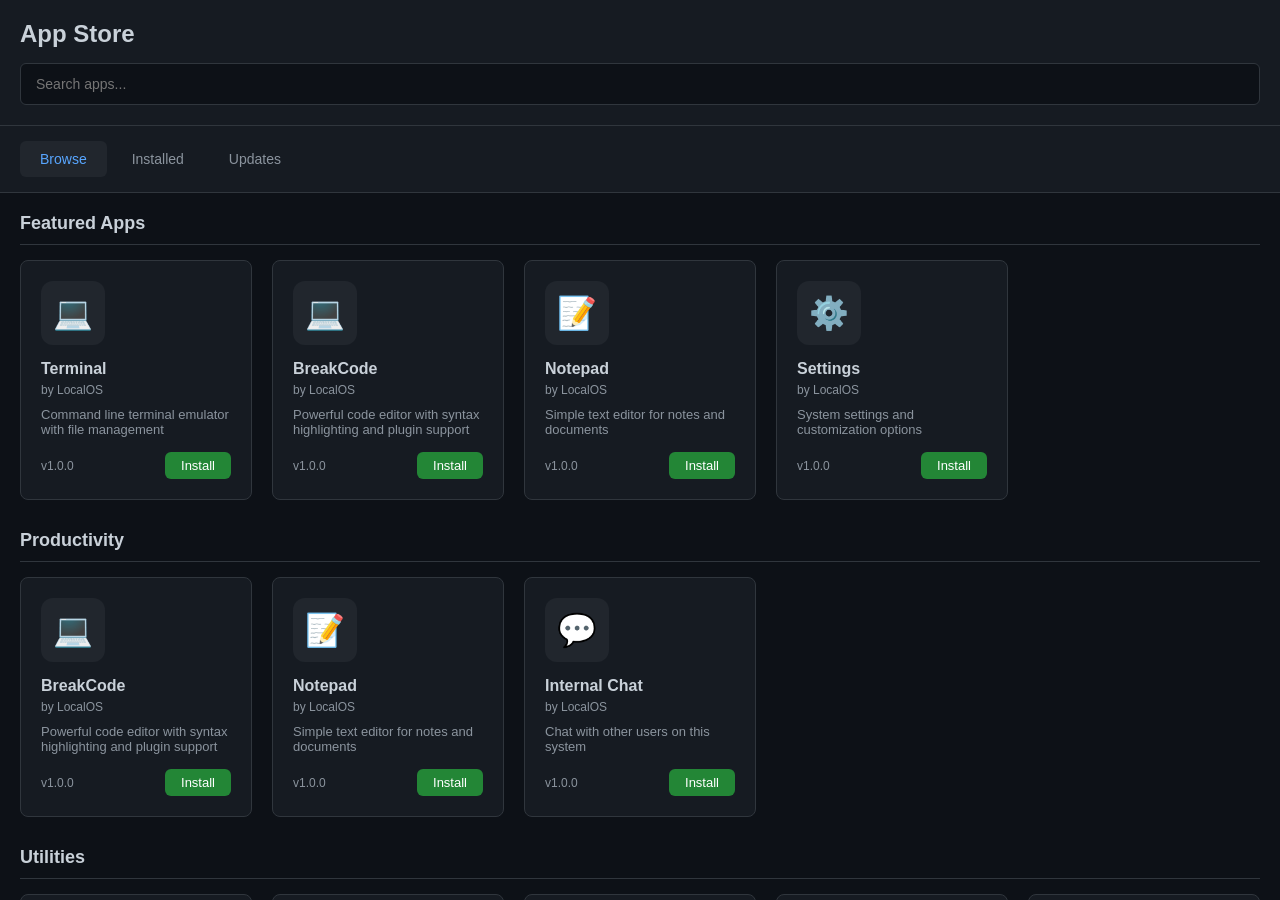
<file: system/programs/appstore/index.html>
<!DOCTYPE html>
<html lang="en">
<head>
  <meta charset="UTF-8">
  <meta name="viewport" content="width=device-width, initial-scale=1.0">
  <title>App Store - LocalOS</title>
  <style>
    * { box-sizing: border-box; }
    body {
      margin: 0;
      padding: 0;
      background: #0d1117;
      color: #c9d1d9;
      font-family: -apple-system, BlinkMacSystemFont, 'Segoe UI', sans-serif;
      height: 100vh;
      display: flex;
      flex-direction: column;
    }
    .header {
      padding: 20px;
      background: #161b22;
      border-bottom: 1px solid #30363d;
    }
    .header h1 { margin: 0 0 15px 0; font-size: 24px; }
    .search-bar {
      display: flex;
      gap: 10px;
    }
    .search-bar input {
      flex: 1;
      padding: 12px 15px;
      background: #0d1117;
      border: 1px solid #30363d;
      border-radius: 6px;
      color: #c9d1d9;
      font-size: 14px;
    }
    .search-bar input:focus {
      outline: none;
      border-color: #58a6ff;
    }
    .tabs {
      display: flex;
      gap: 5px;
      padding: 15px 20px;
      background: #161b22;
      border-bottom: 1px solid #30363d;
    }
    .tab {
      padding: 10px 20px;
      background: transparent;
      border: none;
      color: #8b949e;
      cursor: pointer;
      border-radius: 6px;
      font-size: 14px;
    }
    .tab.active {
      background: #21262d;
      color: #58a6ff;
    }
    .tab:hover:not(.active) { color: #c9d1d9; }
    .content {
      flex: 1;
      padding: 20px;
      overflow-y: auto;
    }
    .apps-grid {
      display: grid;
      grid-template-columns: repeat(auto-fill, minmax(200px, 1fr));
      gap: 20px;
    }
    .app-card {
      background: #161b22;
      border: 1px solid #30363d;
      border-radius: 8px;
      padding: 20px;
      cursor: pointer;
      transition: all 0.2s;
    }
    .app-card:hover {
      border-color: #58a6ff;
      transform: translateY(-2px);
    }
    .app-card.installed {
      border-color: #3fb950;
    }
    .app-icon {
      width: 64px;
      height: 64px;
      background: #21262d;
      border-radius: 12px;
      display: flex;
      align-items: center;
      justify-content: center;
      font-size: 32px;
      margin-bottom: 15px;
    }
    .app-name {
      font-size: 16px;
      font-weight: 600;
      margin-bottom: 5px;
    }
    .app-author {
      font-size: 12px;
      color: #8b949e;
      margin-bottom: 10px;
    }
    .app-desc {
      font-size: 13px;
      color: #8b949e;
      margin-bottom: 15px;
      display: -webkit-box;
      -webkit-line-clamp: 2;
      -webkit-box-orient: vertical;
      overflow: hidden;
    }
    .app-meta {
      display: flex;
      justify-content: space-between;
      align-items: center;
    }
    .app-version {
      font-size: 12px;
      color: #8b949e;
    }
    .app-btn {
      padding: 6px 16px;
      border-radius: 6px;
      border: none;
      cursor: pointer;
      font-size: 13px;
    }
    .app-btn.install {
      background: #238636;
      color: white;
    }
    .app-btn.install:hover { background: #2ea043; }
    .app-btn.installed {
      background: #21262d;
      color: #8b949e;
    }
    .app-btn.open {
      background: #58a6ff;
      color: white;
    }
    .category-section {
      margin-bottom: 30px;
    }
    .category-title {
      font-size: 18px;
      font-weight: 600;
      margin-bottom: 15px;
      padding-bottom: 10px;
      border-bottom: 1px solid #30363d;
    }
    .installed-apps {
      padding: 15px;
      background: #161b22;
      border-radius: 8px;
      margin-bottom: 20px;
    }
    .installed-item {
      display: flex;
      align-items: center;
      justify-content: space-between;
      padding: 12px;
      border-bottom: 1px solid #30363d;
    }
    .installed-item:last-child { border-bottom: none; }
    .installed-info {
      display: flex;
      align-items: center;
      gap: 15px;
    }
    .installed-icon {
      width: 40px;
      height: 40px;
      background: #21262d;
      border-radius: 8px;
      display: flex;
      align-items: center;
      justify-content: center;
      font-size: 20px;
    }
    .modal {
      display: none;
      position: fixed;
      top: 0;
      left: 0;
      right: 0;
      bottom: 0;
      background: rgba(0,0,0,0.7);
      justify-content: center;
      align-items: center;
      z-index: 1000;
    }
    .modal.active { display: flex; }
    .modal-content {
      background: #161b22;
      border: 1px solid #30363d;
      border-radius: 12px;
      width: 500px;
      max-width: 90%;
      max-height: 80vh;
      overflow-y: auto;
    }
    .modal-header {
      padding: 20px;
      border-bottom: 1px solid #30363d;
      display: flex;
      justify-content: space-between;
      align-items: center;
    }
    .modal-close {
      background: none;
      border: none;
      color: #8b949e;
      font-size: 24px;
      cursor: pointer;
    }
    .modal-body {
      padding: 20px;
    }
    .app-detail-icon {
      width: 80px;
      height: 80px;
      background: #21262d;
      border-radius: 16px;
      display: flex;
      align-items: center;
      justify-content: center;
      font-size: 40px;
      margin: 0 auto 20px;
    }
    .app-detail-title {
      text-align: center;
      font-size: 24px;
      margin-bottom: 5px;
    }
    .app-detail-author {
      text-align: center;
      color: #8b949e;
      margin-bottom: 20px;
    }
    .app-detail-desc {
      color: #c9d1d9;
      line-height: 1.6;
      margin-bottom: 20px;
    }
    .app-detail-stats {
      display: flex;
      gap: 20px;
      justify-content: center;
      margin-bottom: 20px;
    }
    .stat {
      text-align: center;
    }
    .stat-value {
      font-size: 20px;
      font-weight: 600;
    }
    .stat-label {
      font-size: 12px;
      color: #8b949e;
    }
    .app-detail-actions {
      display: flex;
      gap: 10px;
      justify-content: center;
    }
  </style>
</head>
<body>
  <div class="header">
    <h1>App Store</h1>
    <div class="search-bar">
      <input type="text" id="searchInput" placeholder="Search apps..." oninput="searchApps()">
    </div>
  </div>
  
  <div class="tabs">
    <button class="tab active" onclick="showTab('browse')">Browse</button>
    <button class="tab" onclick="showTab('installed')">Installed</button>
    <button class="tab" onclick="showTab('updates')">Updates</button>
  </div>
  
  <div class="content" id="content">
    <div class="category-section">
      <div class="category-title">Featured Apps</div>
      <div class="apps-grid" id="featuredApps"></div>
    </div>
    
    <div class="category-section">
      <div class="category-title">Productivity</div>
      <div class="apps-grid" id="productivityApps"></div>
    </div>
    
    <div class="category-section">
      <div class="category-title">Utilities</div>
      <div class="apps-grid" id="utilityApps"></div>
    </div>
  </div>

  <!-- App Detail Modal -->
  <div class="modal" id="appModal">
    <div class="modal-content">
      <div class="modal-header">
        <span></span>
        <button class="modal-close" onclick="closeModal()">×</button>
      </div>
      <div class="modal-body">
        <div class="app-detail-icon" id="modalIcon">📦</div>
        <div class="app-detail-title" id="modalTitle">App Name</div>
        <div class="app-detail-author" id="modalAuthor">by Author</div>
        <div class="app-detail-desc" id="modalDesc">Description</div>
        <div class="app-detail-stats">
          <div class="stat">
            <div class="stat-value" id="modalVersion">1.0.0</div>
            <div class="stat-label">Version</div>
          </div>
          <div class="stat">
            <div class="stat-value" id="modalDownloads">0</div>
            <div class="stat-label">Downloads</div>
          </div>
        </div>
        <div class="app-detail-actions">
          <button class="app-btn install" id="modalInstallBtn" onclick="installFromModal()">Install</button>
          <button class="app-btn open" id="modalOpenBtn" onclick="openFromModal()" style="display:none;">Open</button>
        </div>
      </div>
    </div>
  </div>

  <script>
    let currentTab = 'browse';
    let selectedApp = null;
    let installedApps = JSON.parse(localStorage.getItem('installedApps') || '[]');

    const storeApps = [
      {
        id: 'terminal',
        name: 'Terminal',
        author: 'LocalOS',
        icon: '💻',
        description: 'Command line terminal emulator with file management',
        version: '1.0.0',
        downloads: 1250,
        category: 'utility',
        installed: false
      },
      {
        id: 'filemanager',
        name: 'File Manager',
        author: 'LocalOS',
        icon: '📁',
        description: 'File manager with FTP integration for remote connections',
        version: '1.0.0',
        downloads: 980,
        category: 'utility',
        installed: false
      },
      {
        id: 'breakcode',
        name: 'BreakCode',
        author: 'LocalOS',
        icon: '💻',
        description: 'Powerful code editor with syntax highlighting and plugin support',
        version: '1.0.0',
        downloads: 1500,
        category: 'productivity',
        installed: false
      },
      {
        id: 'calculator',
        name: 'Calculator',
        author: 'LocalOS',
        icon: '🔢',
        description: 'Simple calculator for basic arithmetic operations',
        version: '1.0.0',
        downloads: 800,
        category: 'utility',
        installed: false
      },
      {
        id: 'notepad',
        name: 'Notepad',
        author: 'LocalOS',
        icon: '📝',
        description: 'Simple text editor for notes and documents',
        version: '1.0.0',
        downloads: 1100,
        category: 'productivity',
        installed: false
      },
      {
        id: 'media',
        name: 'Media Player',
        author: 'LocalOS',
        icon: '🎬',
        description: 'Audio and video player with playlist support',
        version: '1.0.0',
        downloads: 750,
        category: 'utility',
        installed: false
      },
      {
        id: 'chat',
        name: 'Internal Chat',
        author: 'LocalOS',
        icon: '💬',
        description: 'Chat with other users on this system',
        version: '1.0.0',
        downloads: 600,
        category: 'productivity',
        installed: false
      },
      {
        id: 'settings',
        name: 'Settings',
        author: 'LocalOS',
        icon: '⚙️',
        description: 'System settings and customization options',
        version: '1.0.0',
        downloads: 2000,
        category: 'utility',
        installed: false
      }
    ];

    function getAppsWithStatus() {
      return storeApps.map(app => ({
        ...app,
        installed: installedApps.includes(app.id)
      }));
    }

    function renderApps() {
      const apps = getAppsWithStatus();
      
      const featured = apps.filter(a => a.downloads > 1000);
      const productivity = apps.filter(a => a.category === 'productivity');
      const utility = apps.filter(a => a.category === 'utility');
      
      document.getElementById('featuredApps').innerHTML = featured.map(renderAppCard).join('');
      document.getElementById('productivityApps').innerHTML = productivity.map(renderAppCard).join('');
      document.getElementById('utilityApps').innerHTML = utility.map(renderAppCard).join('');
    }

    function renderAppCard(app) {
      const btnText = app.installed ? 'Installed' : 'Install';
      const btnClass = app.installed ? 'installed' : 'install';
      const borderClass = app.installed ? 'installed' : '';
      
      return `
        <div class="app-card ${borderClass}" onclick="showAppDetail('${app.id}')">
          <div class="app-icon">${app.icon}</div>
          <div class="app-name">${app.name}</div>
          <div class="app-author">by ${app.author}</div>
          <div class="app-desc">${app.description}</div>
          <div class="app-meta">
            <span class="app-version">v${app.version}</span>
            <button class="app-btn ${btnClass}" onclick="event.stopPropagation(); toggleInstall('${app.id}')">${btnText}</button>
          </div>
        </div>
      `;
    }

    function showTab(tab) {
      currentTab = tab;
      document.querySelectorAll('.tab').forEach(t => t.classList.remove('active'));
      event.target.classList.add('active');
      
      const content = document.getElementById('content');
      
      if (tab === 'browse') {
        renderApps();
      } else if (tab === 'installed') {
        renderInstalledApps();
      } else if (tab === 'updates') {
        renderUpdates();
      }
    }

    function renderInstalledApps() {
      const apps = getAppsWithStatus().filter(a => a.installed);
      const content = document.getElementById('content');
      
      if (apps.length === 0) {
        content.innerHTML = '<div style="text-align:center;padding:40px;color:#8b949e;">No apps installed yet</div>';
        return;
      }
      
      content.innerHTML = `
        <div class="installed-apps">
          ${apps.map(app => `
            <div class="installed-item">
              <div class="installed-info">
                <div class="installed-icon">${app.icon}</div>
                <div>
                  <div class="app-name">${app.name}</div>
                  <div class="app-version">v${app.version}</div>
                </div>
              </div>
              <div>
                <button class="app-btn open" onclick="openApp('${app.id}')">Open</button>
                <button class="app-btn installed" onclick="uninstallApp('${app.id}')">Uninstall</button>
              </div>
            </div>
          `).join('')}
        </div>
      `;
    }

    function renderUpdates() {
      const apps = getAppsWithStatus().filter(a => a.installed);
      const content = document.getElementById('content');
      
      if (apps.length === 0) {
        content.innerHTML = '<div style="text-align:center;padding:40px;color:#8b949e;">All apps are up to date</div>';
        return;
      }
      
      content.innerHTML = `
        <div style="text-align:center;padding:40px;color:#8b949e;">
          <div style="font-size:48px;margin-bottom:20px;">✓</div>
          All apps are up to date
        </div>
      `;
    }

    function searchApps() {
      const query = document.getElementById('searchInput').value.toLowerCase();
      const apps = getAppsWithStatus().filter(app => 
        app.name.toLowerCase().includes(query) || 
        app.description.toLowerCase().includes(query)
      );
      
      const content = document.getElementById('content');
      content.innerHTML = `
        <div class="apps-grid">
          ${apps.map(renderAppCard).join('')}
        </div>
      `;
    }

    function showAppDetail(appId) {
      selectedApp = getAppsWithStatus().find(a => a.id === appId);
      if (!selectedApp) return;
      
      document.getElementById('modalIcon').textContent = selectedApp.icon;
      document.getElementById('modalTitle').textContent = selectedApp.name;
      document.getElementById('modalAuthor').textContent = 'by ' + selectedApp.author;
      document.getElementById('modalDesc').textContent = selectedApp.description;
      document.getElementById('modalVersion').textContent = selectedApp.version;
      document.getElementById('modalDownloads').textContent = selectedApp.downloads;
      
      const installBtn = document.getElementById('modalInstallBtn');
      const openBtn = document.getElementById('modalOpenBtn');
      
      if (selectedApp.installed) {
        installBtn.textContent = 'Installed';
        installBtn.className = 'app-btn installed';
        openBtn.style.display = 'block';
      } else {
        installBtn.textContent = 'Install';
        installBtn.className = 'app-btn install';
        openBtn.style.display = 'none';
      }
      
      document.getElementById('appModal').classList.add('active');
    }

    function closeModal() {
      document.getElementById('appModal').classList.remove('active');
    }

    function toggleInstall(appId) {
      const index = installedApps.indexOf(appId);
      if (index > -1) {
        installedApps.splice(index, 1);
      } else {
        installedApps.push(appId);
      }
      localStorage.setItem('installedApps', JSON.stringify(installedApps));
      
      if (currentTab === 'browse') {
        renderApps();
      } else if (currentTab === 'installed') {
        renderInstalledApps();
      }
    }

    function installFromModal() {
      if (selectedApp) {
        toggleInstall(selectedApp.id);
        showAppDetail(selectedApp.id);
      }
    }

    function openFromModal() {
      if (selectedApp) {
        openApp(selectedApp.id);
      }
    }

    function uninstallApp(appId) {
      toggleInstall(appId);
      renderInstalledApps();
    }

    function openApp(appId) {
      window.parent.postMessage({ action: 'openApp', appId: appId }, '*');
    }

    renderApps();
  </script>
</body>
</html>
</file>
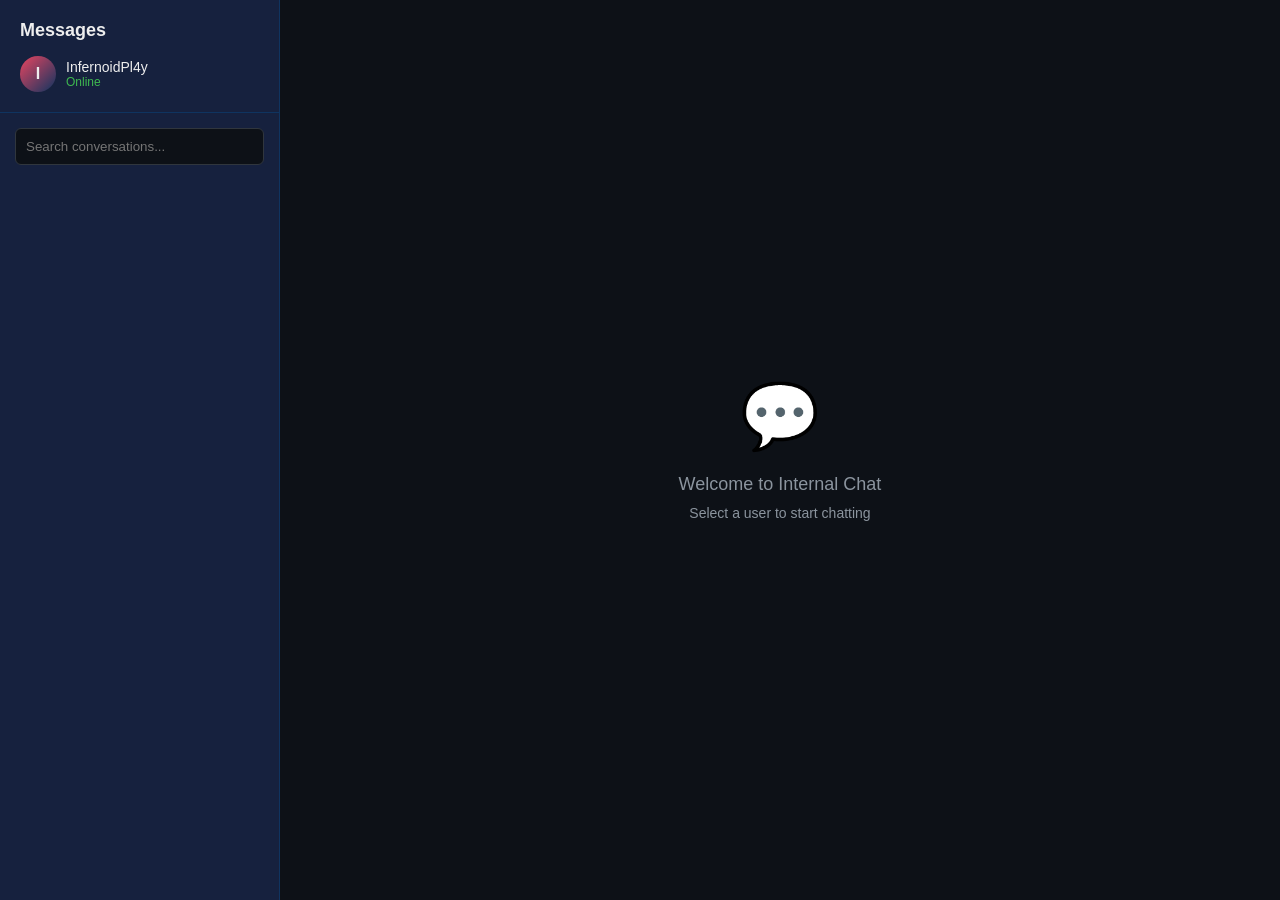
<file: system/programs/chat/index.html>
<!DOCTYPE html>
<html lang="en">
<head>
  <meta charset="UTF-8">
  <meta name="viewport" content="width=device-width, initial-scale=1.0">
  <title>Internal Chat - LocalOS</title>
  <style>
    * { box-sizing: border-box; }
    body {
      margin: 0;
      padding: 0;
      background: #1a1a2e;
      color: #eee;
      font-family: -apple-system, BlinkMacSystemFont, 'Segoe UI', sans-serif;
      height: 100vh;
      display: flex;
    }
    .sidebar {
      width: 280px;
      background: #16213e;
      border-right: 1px solid #0f3460;
      display: flex;
      flex-direction: column;
    }
    .sidebar-header {
      padding: 20px;
      border-bottom: 1px solid #0f3460;
    }
    .sidebar-header h2 {
      margin: 0;
      font-size: 18px;
    }
    .user-profile {
      display: flex;
      align-items: center;
      gap: 10px;
      margin-top: 15px;
    }
    .my-avatar {
      width: 36px;
      height: 36px;
      background: linear-gradient(135deg, #e94560, #0f3460);
      border-radius: 50%;
      display: flex;
      align-items: center;
      justify-content: center;
      font-weight: bold;
    }
    .my-info {
      flex: 1;
    }
    .my-name {
      font-weight: 500;
      font-size: 14px;
    }
    .my-status {
      font-size: 12px;
      color: #3fb950;
    }
    .search-box {
      padding: 15px;
    }
    .search-box input {
      width: 100%;
      padding: 10px;
      background: #0d1117;
      border: 1px solid #30363d;
      border-radius: 6px;
      color: #eee;
    }
    .user-list {
      flex: 1;
      overflow-y: auto;
    }
    .user-item {
      display: flex;
      align-items: center;
      gap: 12px;
      padding: 12px 20px;
      cursor: pointer;
      transition: background 0.2s;
    }
    .user-item:hover { background: #0f3460; }
    .user-item.active { background: #e94560; }
    .user-avatar {
      width: 44px;
      height: 44px;
      background: #0f3460;
      border-radius: 50%;
      display: flex;
      align-items: center;
      justify-content: center;
      font-size: 18px;
      font-weight: bold;
    }
    .user-info { flex: 1; overflow: hidden; }
    .user-name { font-weight: 500; }
    .user-last-msg {
      font-size: 12px;
      color: #8b949e;
      white-space: nowrap;
      overflow: hidden;
      text-overflow: ellipsis;
    }
    .user-time {
      font-size: 11px;
      color: #8b949e;
    }
    .unread-badge {
      background: #e94560;
      color: white;
      font-size: 11px;
      padding: 2px 8px;
      border-radius: 10px;
      min-width: 20px;
      text-align: center;
    }
    .chat-area {
      flex: 1;
      display: flex;
      flex-direction: column;
    }
    .chat-header {
      padding: 15px 20px;
      background: #16213e;
      border-bottom: 1px solid #0f3460;
      display: flex;
      align-items: center;
      gap: 12px;
    }
    .chat-header-avatar {
      width: 40px;
      height: 40px;
      background: linear-gradient(135deg, #e94560, #0f3460);
      border-radius: 50%;
      display: flex;
      align-items: center;
      justify-content: center;
      font-weight: bold;
    }
    .chat-header-info { flex: 1; }
    .chat-header-name { font-weight: 600; font-size: 16px; }
    .chat-header-status { font-size: 12px; color: #3fb950; }
    .messages {
      flex: 1;
      padding: 20px;
      overflow-y: auto;
      display: flex;
      flex-direction: column;
      gap: 15px;
      background: #0d1117;
    }
    .message {
      max-width: 70%;
      padding: 12px 16px;
      border-radius: 16px;
      position: relative;
    }
    .message.sent {
      background: #e94560;
      align-self: flex-end;
      border-bottom-right-radius: 4px;
    }
    .message.received {
      background: #21262d;
      align-self: flex-start;
      border-bottom-left-radius: 4px;
    }
    .message-text { font-size: 14px; line-height: 1.5; }
    .message-time {
      font-size: 10px;
      color: rgba(255,255,255,0.6);
      margin-top: 6px;
      text-align: right;
    }
    .input-area {
      padding: 15px;
      background: #16213e;
      border-top: 1px solid #0f3460;
      display: flex;
      gap: 10px;
    }
    .input-area input {
      flex: 1;
      padding: 12px 16px;
      background: #0d1117;
      border: 1px solid #30363d;
      border-radius: 24px;
      color: #eee;
      font-size: 14px;
    }
    .input-area input:focus {
      outline: none;
      border-color: #e94560;
    }
    .input-area button {
      width: 44px;
      height: 44px;
      background: #e94560;
      border: none;
      border-radius: 50%;
      color: white;
      font-size: 18px;
      cursor: pointer;
    }
    .input-area button:hover { background: #ff6b6b; }
    .empty-chat {
      flex: 1;
      display: flex;
      align-items: center;
      justify-content: center;
      color: #8b949e;
      background: #0d1117;
    }
    .typing-indicator {
      padding: 10px 20px;
      font-size: 12px;
      color: #8b949e;
      display: none;
    }
    .typing-indicator.active { display: block; }
  </style>
</head>
<body>
  <div class="sidebar">
    <div class="sidebar-header">
      <h2>Messages</h2>
      <div class="user-profile">
        <div class="my-avatar" id="myAvatar">I</div>
        <div class="my-info">
          <div class="my-name" id="myName">InfernoidPl4y</div>
          <div class="my-status">Online</div>
        </div>
      </div>
    </div>
    <div class="search-box">
      <input type="text" placeholder="Search conversations..." oninput="searchUsers()">
    </div>
    <div class="user-list" id="userList"></div>
  </div>
  
  <div class="chat-area" id="chatArea">
    <div class="empty-chat">
      <div style="text-align:center;">
        <div style="font-size:64px;margin-bottom:20px;">💬</div>
        <div style="font-size:18px;margin-bottom:10px;">Welcome to Internal Chat</div>
        <div style="font-size:14px;color:#8b949e;">Select a user to start chatting</div>
      </div>
    </div>
  </div>

  <script>
    let currentUser = 'InfernoidPl4y';
    let currentChat = null;
    let conversations = {};
    let users = [];
    let pollingInterval = null;

    function getUsername() {
      return localStorage.getItem('los_username') || 'InfernoidPl4y';
    }

    function init() {
      currentUser = getUsername();
      document.getElementById('myName').textContent = currentUser;
      document.getElementById('myAvatar').textContent = currentUser.charAt(0).toUpperCase();
      loadUsers();
      
      setInterval(pollForMessages, 2000);
    }

    async function loadUsers() {
      try {
        const response = await fetch('api/users.php');
        const data = await response.json();
        users = (data.users || []).filter(u => u.id !== currentUser);
        loadConversations();
        renderUserList();
      } catch (e) {
        console.error('Error loading users:', e);
        users = [];
        renderUserList();
      }
    }

    function loadConversations() {
      const stored = localStorage.getItem('los_conversations');
      if (stored) {
        conversations = JSON.parse(stored);
      } else {
        conversations = {};
      }
    }

    function saveConversations() {
      localStorage.setItem('los_conversations', JSON.stringify(conversations));
    }

    function renderUserList(filter = '') {
      const container = document.getElementById('userList');
      const filtered = users.filter(u => u.name.toLowerCase().includes(filter.toLowerCase()));
      
      container.innerHTML = filtered.map(u => {
        const conv = conversations[u.id] || { messages: [], unread: 0 };
        const lastMsg = conv.messages[conv.messages.length - 1];
        const lastMsgText = lastMsg ? (lastMsg.text.substring(0, 30) + (lastMsg.text.length > 30 ? '...' : '')) : 'No messages yet';
        const time = lastMsg ? formatTime(lastMsg.timestamp) : '';
        
        return `
          <div class="user-item ${currentChat === u.id ? 'active' : ''}" onclick="openChat('${u.id}')">
            <div class="user-avatar">${u.name.charAt(0).toUpperCase()}</div>
            <div class="user-info">
              <div class="user-name">${u.name}</div>
              <div class="user-last-msg">${lastMsgText}</div>
            </div>
            <div style="text-align:right;">
              ${time ? `<div class="user-time">${time}</div>` : ''}
              ${conv.unread > 0 ? `<div class="unread-badge">${conv.unread}</div>` : ''}
            </div>
          </div>
        `;
      }).join('');
    }

    function searchUsers() {
      renderUserList(event.target.value);
    }

    function openChat(userId) {
      currentChat = userId;
      const user = users.find(u => u.id === userId);
      
      if (!conversations[userId]) {
        conversations[userId] = { messages: [], unread: 0 };
      }
      conversations[userId].unread = 0;
      saveConversations();
      
      renderUserList();
      renderChat(user);
    }

    function renderChat(user) {
      const container = document.getElementById('chatArea');
      const conv = conversations[currentChat] || { messages: [] };
      
      container.innerHTML = `
        <div class="chat-header">
          <div class="chat-header-avatar">${user.name.charAt(0).toUpperCase()}</div>
          <div class="chat-header-info">
            <div class="chat-header-name">${user.name}</div>
            <div class="chat-header-status">Online</div>
          </div>
        </div>
        <div class="messages" id="messages">
          ${conv.messages.length === 0 ? '<div style="text-align:center;color:#8b949e;padding:40px;">No messages yet. Say hello!</div>' : conv.messages.map(renderMessage).join('')}
        </div>
        <div class="typing-indicator" id="typingIndicator"></div>
        <div class="input-area">
          <input type="text" id="messageInput" placeholder="Type a message..." onkeypress="handleKeyPress(event)">
          <button onclick="sendMessage()">➤</button>
        </div>
      `;
      
      scrollToBottom();
    }

    function renderMessage(msg) {
      const time = formatTime(msg.timestamp);
      return `
        <div class="message ${msg.sender === currentUser ? 'sent' : 'received'}">
          <div class="message-text">${escapeHtml(msg.text)}</div>
          <div class="message-time">${time}</div>
        </div>
      `;
    }

    function escapeHtml(text) {
      const div = document.createElement('div');
      div.textContent = text;
      return div.innerHTML;
    }

    function formatTime(timestamp) {
      const date = new Date(timestamp);
      const now = new Date();
      const diff = now - date;
      
      if (diff < 60000) return 'now';
      if (diff < 3600000) return Math.floor(diff / 60000) + 'm';
      if (diff < 86400000) return date.toLocaleTimeString([], { hour: '2-digit', minute: '2-digit' });
      return date.toLocaleDateString([], { month: 'short', day: 'numeric' });
    }

    function handleKeyPress(e) {
      if (e.key === 'Enter') {
        sendMessage();
      }
    }

    function sendMessage() {
      const input = document.getElementById('messageInput');
      const text = input.value.trim();
      
      if (!text || !currentChat) return;
      
      const message = {
        sender: currentUser,
        text: text,
        timestamp: Date.now()
      };
      
      if (!conversations[currentChat]) {
        conversations[currentChat] = { messages: [], unread: 0 };
      }
      
      conversations[currentChat].messages.push(message);
      saveConversations();
      
      input.value = '';
      renderChat(users.find(u => u.id === currentChat));
      
      fetch('api/send.php', {
        method: 'POST',
        headers: { 'Content-Type': 'application/json' },
        body: JSON.stringify({
          to: currentChat,
          from: currentUser,
          text: text
        })
      }).catch(() => {});
    }

    async function pollForMessages() {
      if (!currentChat) return;
      
      try {
        const response = await fetch('api/messages.php?user=' + encodeURIComponent(currentChat));
        const data = await response.json();
        
        if (data.messages && data.messages.length > 0) {
          if (!conversations[currentChat]) {
            conversations[currentChat] = { messages: [], unread: 0 };
          }
          
          const existingIds = conversations[currentChat].messages.map(m => m.timestamp);
          const newMessages = data.messages.filter(m => !existingIds.includes(m.timestamp));
          
          newMessages.forEach(m => {
            conversations[currentChat].messages.push(m);
          });
          
          if (newMessages.length > 0) {
            saveConversations();
            renderChat(users.find(u => u.id === currentChat));
            renderUserList();
          }
        }
      } catch (e) {}
    }

    function scrollToBottom() {
      const container = document.getElementById('messages');
      if (container) {
        container.scrollTop = container.scrollHeight;
      }
    }

    init();
  </script>
</body>
</html>
</file>
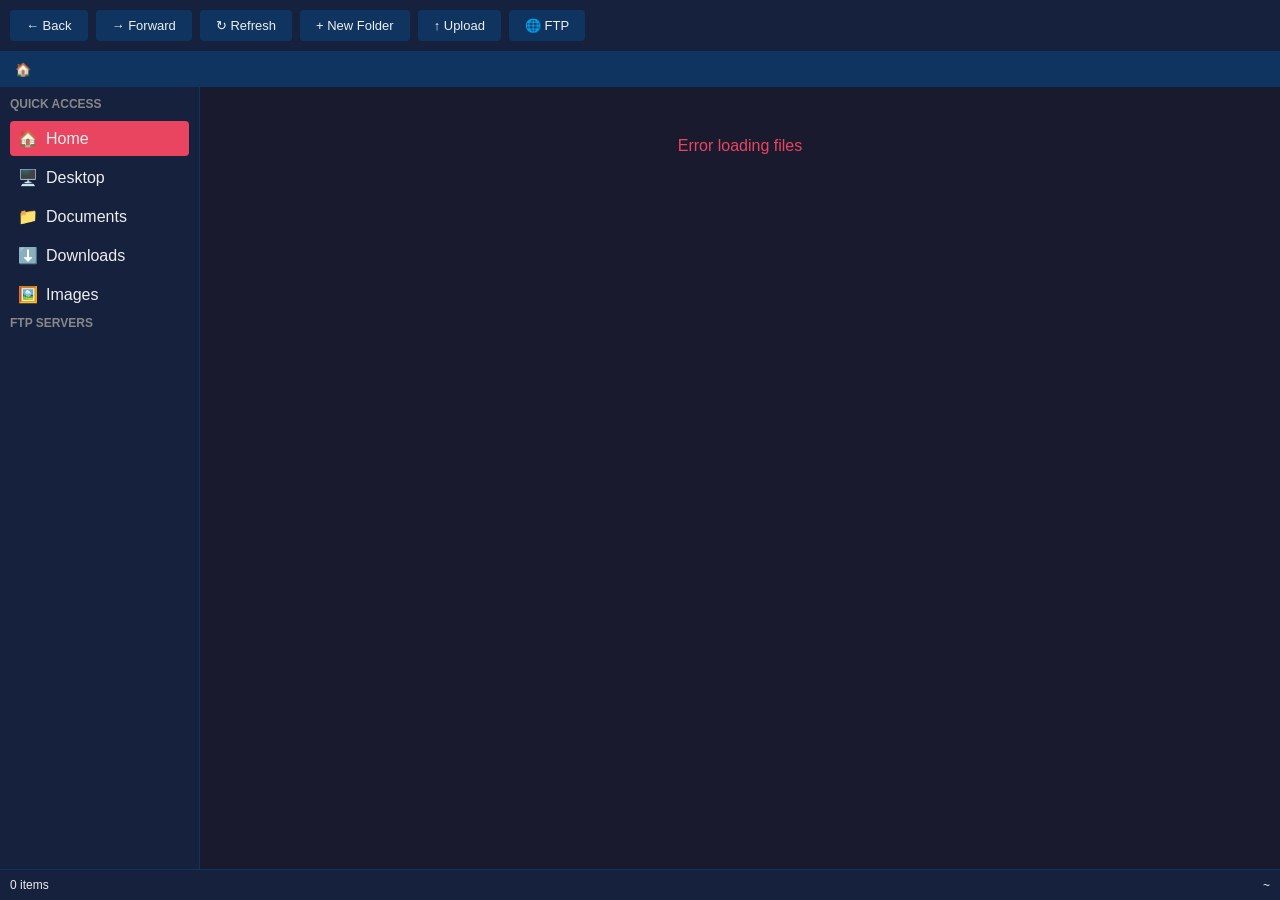
<file: system/programs/filemanager/index.html>
<!DOCTYPE html>
<html lang="en">
<head>
  <meta charset="UTF-8">
  <meta name="viewport" content="width=device-width, initial-scale=1.0">
  <title>File Manager - LocalOS</title>
  <style>
    * { box-sizing: border-box; }
    body {
      margin: 0;
      padding: 0;
      background: #1a1a2e;
      color: #eee;
      font-family: -apple-system, BlinkMacSystemFont, 'Segoe UI', sans-serif;
      height: 100vh;
      display: flex;
      flex-direction: column;
    }
    .toolbar {
      display: flex;
      gap: 8px;
      padding: 10px;
      background: #16213e;
      border-bottom: 1px solid #0f3460;
    }
    .toolbar button {
      background: #0f3460;
      border: none;
      color: #eee;
      padding: 8px 16px;
      border-radius: 4px;
      cursor: pointer;
      font-size: 13px;
    }
    .toolbar button:hover { background: #1a4a7a; }
    .toolbar button.primary { background: #e94560; }
    .toolbar button.primary:hover { background: #ff6b6b; }
    .path-bar {
      display: flex;
      align-items: center;
      gap: 5px;
      padding: 8px 10px;
      background: #0f3460;
      font-size: 13px;
    }
    .path-bar span { cursor: pointer; padding: 2px 5px; }
    .path-bar span:hover { color: #e94560; }
    .main {
      flex: 1;
      display: flex;
      overflow: hidden;
    }
    .sidebar {
      width: 200px;
      background: #16213e;
      border-right: 1px solid #0f3460;
      padding: 10px;
    }
    .sidebar h3 {
      margin: 0 0 10px 0;
      font-size: 12px;
      color: #888;
      text-transform: uppercase;
    }
    .sidebar-item {
      display: flex;
      align-items: center;
      gap: 8px;
      padding: 8px;
      cursor: pointer;
      border-radius: 4px;
      margin-bottom: 4px;
    }
    .sidebar-item:hover { background: #0f3460; }
    .sidebar-item.active { background: #e94560; }
    .file-list {
      flex: 1;
      padding: 10px;
      overflow-y: auto;
    }
    .file-grid {
      display: grid;
      grid-template-columns: repeat(auto-fill, minmax(100px, 1fr));
      gap: 10px;
    }
    .file-item {
      display: flex;
      flex-direction: column;
      align-items: center;
      padding: 15px;
      border-radius: 8px;
      cursor: pointer;
      transition: background 0.2s;
    }
    .file-item:hover { background: #16213e; }
    .file-item.selected { background: #0f3460; }
    .file-icon {
      font-size: 40px;
      margin-bottom: 8px;
    }
    .file-name {
      font-size: 12px;
      text-align: center;
      word-break: break-word;
      max-width: 100px;
      overflow: hidden;
      text-overflow: ellipsis;
      white-space: nowrap;
    }
    .status-bar {
      padding: 8px 10px;
      background: #16213e;
      border-top: 1px solid #0f3460;
      font-size: 12px;
      display: flex;
      justify-content: space-between;
    }
    .modal {
      display: none;
      position: fixed;
      top: 0;
      left: 0;
      right: 0;
      bottom: 0;
      background: rgba(0,0,0,0.7);
      justify-content: center;
      align-items: center;
      z-index: 1000;
    }
    .modal.active { display: flex; }
    .modal-content {
      background: #16213e;
      padding: 20px;
      border-radius: 8px;
      width: 400px;
      max-width: 90%;
    }
    .modal-content h3 { margin-top: 0; }
    .modal-content input, .modal-content select {
      width: 100%;
      padding: 10px;
      margin: 10px 0;
      background: #0f3460;
      border: 1px solid #1a4a7a;
      color: #eee;
      border-radius: 4px;
    }
    .modal-buttons {
      display: flex;
      gap: 10px;
      justify-content: flex-end;
      margin-top: 15px;
    }
    .ftp-list { margin-top: 15px; }
    .ftp-item {
      display: flex;
      justify-content: space-between;
      padding: 8px;
      background: #0f3460;
      border-radius: 4px;
      margin-bottom: 5px;
    }
    .context-menu {
      display: none;
      position: fixed;
      background: #16213e;
      border: 1px solid #0f3460;
      border-radius: 4px;
      padding: 5px 0;
      z-index: 1001;
      min-width: 150px;
    }
    .context-menu.active { display: block; }
    .context-menu-item {
      padding: 8px 15px;
      cursor: pointer;
    }
    .context-menu-item:hover { background: #0f3460; }
  </style>
</head>
<body>
  <div class="toolbar">
    <button onclick="goBack()">← Back</button>
    <button onclick="goForward()">→ Forward</button>
    <button onclick="refreshFiles()">↻ Refresh</button>
    <button onclick="showNewFolderModal()">+ New Folder</button>
    <button onclick="showUploadModal()">↑ Upload</button>
    <button onclick="showFTPServerModal()">🌐 FTP</button>
  </div>
  
  <div class="path-bar" id="pathBar"></div>
  
  <div class="main">
    <div class="sidebar">
      <h3>Quick Access</h3>
      <div class="sidebar-item active" onclick="navigateTo('home')">
        <span>🏠</span> Home
      </div>
      <div class="sidebar-item" onclick="navigateTo('desktop')">
        <span>🖥️</span> Desktop
      </div>
      <div class="sidebar-item" onclick="navigateTo('documents')">
        <span>📁</span> Documents
      </div>
      <div class="sidebar-item" onclick="navigateTo('downloads')">
        <span>⬇️</span> Downloads
      </div>
      <div class="sidebar-item" onclick="navigateTo('images')">
        <span>🖼️</span> Images
      </div>
      <h3>FTP Servers</h3>
      <div id="ftpList"></div>
    </div>
    
    <div class="file-list">
      <div class="file-grid" id="fileGrid"></div>
    </div>
  </div>
  
    <div class="status-bar">
    <span id="itemCount">0 items</span>
    <span id="currentLocation">~</span>
  </div>

  <!-- New Folder Modal -->
  <div class="modal" id="newFolderModal">
    <div class="modal-content">
      <h3>New Folder</h3>
      <input type="text" id="newFolderName" placeholder="Folder name">
      <div class="modal-buttons">
        <button onclick="closeModal('newFolderModal')">Cancel</button>
        <button class="primary" onclick="createFolder()">Create</button>
      </div>
    </div>
  </div>

  <!-- FTP Modal -->
  <div class="modal" id="ftpModal">
    <div class="modal-content">
      <h3>Connect to FTP</h3>
      <input type="text" id="ftpHost" placeholder="Host (e.g., ftp.example.com)">
      <input type="text" id="ftpPort" placeholder="Port" value="21">
      <input type="text" id="ftpUser" placeholder="Username">
      <input type="password" id="ftpPass" placeholder="Password">
      <div class="modal-buttons">
        <button onclick="closeModal('ftpModal')">Cancel</button>
        <button class="primary" onclick="connectFTP()">Connect</button>
      </div>
    </div>
  </div>

  <!-- Context Menu -->
  <div class="context-menu" id="contextMenu">
    <div class="context-menu-item" onclick="openFile()">Open</div>
    <div class="context-menu-item" onclick="renameFile()">Rename</div>
    <div class="context-menu-item" onclick="copyFile()">Copy</div>
    <div class="context-menu-item" onclick="cutFile()">Cut</div>
    <div class="context-menu-item" onclick="deleteFile()">Delete</div>
    <div class="context-menu-item" onclick="downloadFile()">Download</div>
  </div>

  <script>
    let currentPath = '';
    let history = [''];
    let historyIndex = 0;
    let selectedFile = null;
    let ftpServers = JSON.parse(localStorage.getItem('ftpServers') || '[]');
    let currentFTP = null;
    let clipboard = null;

    const fileIcons = {
      folder: '📁',
      php: '🐘',
      html: '🌐',
      css: '🎨',
      js: '📜',
      json: '📋',
      txt: '📝',
      md: '📄',
      jpg: '🖼️',
      png: '🖼️',
      gif: '🖼️',
      svg: '🖼️',
      mp3: '🎵',
      mp4: '🎬',
      zip: '📦',
      default: '📄'
    };

    function getIcon(filename) {
      const ext = filename.split('.').pop().toLowerCase();
      return fileIcons[ext] || fileIcons.default;
    }

    function renderPath() {
      const pathBar = document.getElementById('pathBar');
      const parts = currentPath.split('/').filter(p => p);
      let path = '';
      
      pathBar.innerHTML = '<span onclick="navigateTo(\'home\')">🏠</span>';
      
      parts.forEach((part, i) => {
        path = path ? path + '/' + part : part;
        const isLast = i === parts.length - 1;
        pathBar.innerHTML += ` <span onclick="navigateToPath('${path}')">${part}</span> ${isLast ? '' : '/'}`;
      });
    }

    function navigateTo(folder) {
      const paths = {
        home: '',
        desktop: 'Desktop',
        documents: 'Documents',
        downloads: 'Downloads',
        images: 'Images'
      };
      navigateToPath(paths[folder] || '');
    }

    function navigateToPath(path) {
      currentPath = path || '';
      history = history.slice(0, historyIndex + 1);
      history.push(currentPath);
      historyIndex++;
      loadFiles();
    }

    function goBack() {
      if (historyIndex > 0) {
        historyIndex--;
        currentPath = history[historyIndex];
        loadFiles();
      }
    }

    function goForward() {
      if (historyIndex < history.length - 1) {
        historyIndex++;
        currentPath = history[historyIndex];
        loadFiles();
      }
    }

    function refreshFiles() {
      loadFiles();
    }

    async function loadFiles() {
      renderPath();
      document.getElementById('currentLocation').textContent = currentPath || '~';
      
      const grid = document.getElementById('fileGrid');
      grid.innerHTML = '<div style="grid-column: 1/-1; text-align: center; padding: 40px; color: #666;">Loading...</div>';
      
      try {
        const response = await fetch('api/files.php?path=' + encodeURIComponent(currentPath));
        const data = await response.json();
        
        if (data.error) {
          grid.innerHTML = '<div style="grid-column: 1/-1; text-align: center; padding: 40px; color: #e94560;">' + data.error + '</div>';
          return;
        }
        
        document.getElementById('itemCount').textContent = data.files.length + ' items';
        
        if (data.files.length === 0) {
          grid.innerHTML = '<div style="grid-column: 1/-1; text-align: center; padding: 40px; color: #666;">Empty folder</div>';
          return;
        }
        
        grid.innerHTML = data.files.map(f => `
          <div class="file-item" onclick="selectFile('${f.name}', ${f.isDir})" 
               ondblclick="${f.isDir ? `navigateToPath('${currentPath ? currentPath + '/' + f.name : f.name}')` : `openFileByName('${f.name}')`}"
               oncontextmenu="showContextMenu(event, '${f.name}', ${f.isDir})">
            <div class="file-icon">${f.isDir ? '📁' : getIcon(f.name)}</div>
            <div class="file-name">${f.name}</div>
          </div>
        `).join('');
      } catch (e) {
        grid.innerHTML = '<div style="grid-column: 1/-1; text-align: center; padding: 40px; color: #e94560;">Error loading files</div>';
      }
    }

    function selectFile(name, isDir) {
      selectedFile = name;
      document.querySelectorAll('.file-item').forEach(el => el.classList.remove('selected'));
      event.target.closest('.file-item').classList.add('selected');
    }

    function openFile() {
      if (!selectedFile) return;
      const fullPath = currentPath + '/' + selectedFile;
      window.parent.postMessage({ action: 'openFile', path: fullPath }, '*');
      closeContextMenu();
    }

    function openFileByName(name) {
      selectedFile = name;
      openFile();
    }

    function showNewFolderModal() {
      document.getElementById('newFolderModal').classList.add('active');
      document.getElementById('newFolderName').focus();
    }

    async function createFolder() {
      const name = document.getElementById('newFolderName').value;
      if (!name) return;
      
      const path = currentPath || '';
      
      try {
        const response = await fetch('api/mkdir.php', {
          method: 'POST',
          headers: { 'Content-Type': 'application/json' },
          body: JSON.stringify({ path: path, name: name })
        });
        const data = await response.json();
        
        if (data.error) {
          alert(data.error);
        } else {
          closeModal('newFolderModal');
          document.getElementById('newFolderName').value = '';
          loadFiles();
        }
      } catch (e) {
        alert('Error creating folder: ' + e.message);
      }
    }

    function showUploadModal() {
      const input = document.createElement('input');
      input.type = 'file';
      input.multiple = true;
      input.onchange = async () => {
        for (const file of input.files) {
          await uploadFile(file);
        }
      };
      input.click();
    }

    async function uploadFile(file) {
      const formData = new FormData();
      formData.append('file', file);
      formData.append('path', currentPath);
      
      try {
        await fetch('api/upload.php', { method: 'POST', body: formData });
        loadFiles();
      } catch (e) {
        alert('Error uploading file');
      }
    }

    function showFTPServerModal() {
      document.getElementById('ftpModal').classList.add('active');
      renderFTPServers();
    }

    function renderFTPServers() {
      const list = document.getElementById('ftpList');
      list.innerHTML = ftpServers.map((s, i) => `
        <div class="ftp-item">
          <span>🌐 ${s.host}</span>
          <button onclick="connectToFTP(${i})" style="padding: 2px 8px; font-size: 11px;">Connect</button>
        </div>
      `).join('');
    }

    async function connectFTP() {
      const host = document.getElementById('ftpHost').value;
      const port = document.getElementById('ftpPort').value;
      const user = document.getElementById('ftpUser').value;
      const pass = document.getElementById('ftpPass').value;
      
      if (!host || !user) {
        alert('Please fill all fields');
        return;
      }
      
      try {
        const response = await fetch('api/ftp.php', {
          method: 'POST',
          headers: { 'Content-Type': 'application/json' },
          body: JSON.stringify({ host, port, user, pass, action: 'connect' })
        });
        const data = await response.json();
        
        if (data.success) {
          currentFTP = { host, port, user };
          ftpServers.push({ host, port, user });
          localStorage.setItem('ftpServers', JSON.stringify(ftpServers));
          closeModal('ftpModal');
          loadFTPFiles();
        } else {
          alert(data.error || 'Connection failed');
        }
      } catch (e) {
        alert('Error connecting to FTP');
      }
    }

    async function loadFTPFiles() {
      if (!currentFTP) return;
      
      try {
        const response = await fetch('api/ftp.php?action=list&host=' + encodeURIComponent(currentFTP.host));
        const data = await response.json();
        
        const grid = document.getElementById('fileGrid');
        grid.innerHTML = data.files.map(f => `
          <div class="file-item" onclick="selectFile('${f.name}', ${f.isDir})" 
               ondblclick="${f.isDir ? `navigateFTP('${f.name}')` : `downloadFTP('${f.name}')`}">
            <div class="file-icon">${f.isDir ? '📁' : getIcon(f.name)}</div>
            <div class="file-name">${f.name}</div>
          </div>
        `).join('');
      } catch (e) {
        alert('Error loading FTP files');
      }
    }

    function showContextMenu(e, name, isDir) {
      e.preventDefault();
      selectedFile = name;
      const menu = document.getElementById('contextMenu');
      menu.style.left = e.pageX + 'px';
      menu.style.top = e.pageY + 'px';
      menu.classList.add('active');
    }

    function closeContextMenu() {
      document.getElementById('contextMenu').classList.remove('active');
    }

    async function deleteFile() {
      if (!selectedFile) return;
      if (!confirm('Delete ' + selectedFile + '?')) return;
      
      try {
        const response = await fetch('api/delete.php', {
          method: 'POST',
          headers: { 'Content-Type': 'application/json' },
          body: JSON.stringify({ path: currentPath + '/' + selectedFile })
        });
        loadFiles();
      } catch (e) {
        alert('Error deleting file');
      }
      closeContextMenu();
    }

    function closeModal(id) {
      document.getElementById(id).classList.remove('active');
    }

    document.addEventListener('click', closeContextMenu);
    loadFiles();
  </script>
</body>
</html>
</file>
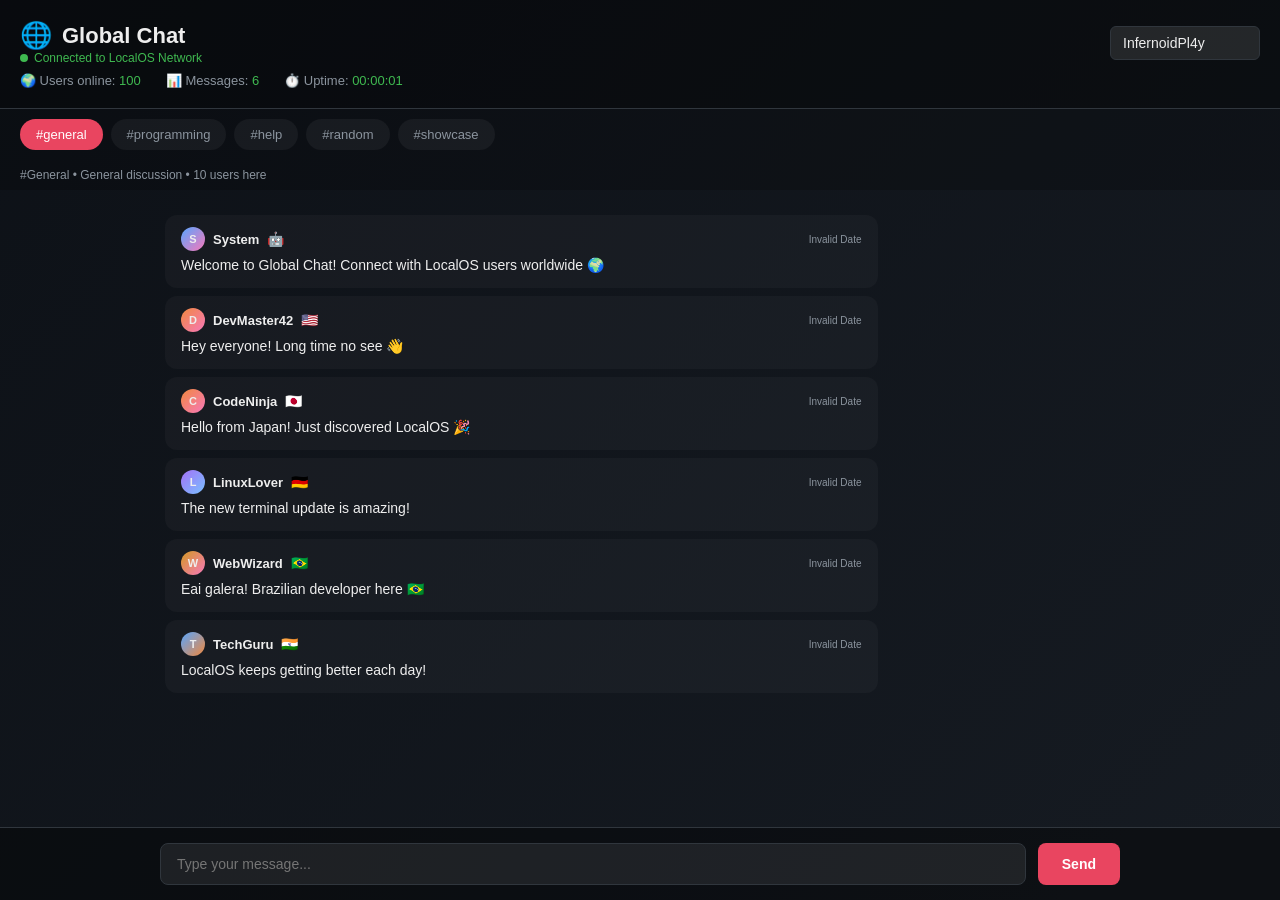
<file: system/programs/globalchat/index.html>
<!DOCTYPE html>
<html lang="en">
<head>
  <meta charset="UTF-8">
  <meta name="viewport" content="width=device-width, initial-scale=1.0">
  <title>Global Chat - LocalOS</title>
  <style>
    * { box-sizing: border-box; }
    body {
      margin: 0;
      padding: 0;
      background: linear-gradient(135deg, #0d1117 0%, #161b22 100%);
      color: #eee;
      font-family: -apple-system, BlinkMacSystemFont, 'Segoe UI', sans-serif;
      height: 100vh;
      display: flex;
      flex-direction: column;
    }
    .header {
      padding: 20px;
      background: rgba(0,0,0,0.4);
      border-bottom: 1px solid #30363d;
    }
    .header-content {
      display: flex;
      justify-content: space-between;
      align-items: center;
    }
    .header h1 {
      margin: 0;
      font-size: 22px;
      display: flex;
      align-items: center;
      gap: 10px;
    }
    .header-globe {
      font-size: 26px;
      animation: spin 20s linear infinite;
    }
    @keyframes spin { from { transform: rotate(0deg); } to { transform: rotate(360deg); } }
    .user-info {
      display: flex;
      align-items: center;
      gap: 10px;
    }
    .user-info input {
      padding: 8px 12px;
      background: rgba(255,255,255,0.1);
      border: 1px solid #30363d;
      border-radius: 6px;
      color: #eee;
      font-size: 14px;
      width: 150px;
    }
    .stats {
      display: flex;
      gap: 25px;
      font-size: 13px;
      color: #8b949e;
      margin-top: 8px;
    }
    .stats span { color: #3fb950; }
    .chat-container {
      flex: 1;
      display: flex;
      flex-direction: column;
      max-width: 1000px;
      margin: 0 auto;
      width: 100%;
      padding: 15px;
    }
    .messages {
      flex: 1;
      overflow-y: auto;
      padding: 10px;
      display: flex;
      flex-direction: column;
      gap: 8px;
    }
    .message {
      background: rgba(255,255,255,0.03);
      padding: 12px 16px;
      border-radius: 12px;
      max-width: 75%;
      animation: slideIn 0.2s ease;
    }
    @keyframes slideIn {
      from { opacity: 0; transform: translateY(10px); }
      to { opacity: 1; transform: translateY(0); }
    }
    .message.my-message {
      background: rgba(233, 69, 96, 0.15);
      align-self: flex-end;
    }
    .message-header {
      display: flex;
      align-items: center;
      gap: 8px;
      margin-bottom: 4px;
    }
    .message-avatar {
      width: 24px;
      height: 24px;
      background: linear-gradient(135deg, #58a6ff, #1f6feb);
      border-radius: 50%;
      display: flex;
      align-items: center;
      justify-content: center;
      font-size: 11px;
      font-weight: bold;
    }
    .message-username {
      font-weight: 600;
      font-size: 13px;
    }
    .message-flag {
      font-size: 14px;
    }
    .message-time {
      font-size: 10px;
      color: #8b949e;
      margin-left: auto;
    }
    .message-text {
      font-size: 14px;
      line-height: 1.5;
    }
    .channel-tabs {
      display: flex;
      gap: 8px;
      padding: 10px 20px;
      background: rgba(0,0,0,0.2);
      flex-wrap: wrap;
    }
    .channel-tab {
      padding: 8px 16px;
      background: rgba(255,255,255,0.05);
      border: none;
      border-radius: 20px;
      color: #8b949e;
      cursor: pointer;
      font-size: 13px;
      transition: all 0.2s;
    }
    .channel-tab:hover { background: rgba(255,255,255,0.1); }
    .channel-tab.active {
      background: #e94560;
      color: white;
    }
    .online-users {
      padding: 8px 20px;
      font-size: 12px;
      color: #8b949e;
      background: rgba(0,0,0,0.2);
    }
    .input-area {
      padding: 15px 20px;
      background: rgba(0,0,0,0.4);
      border-top: 1px solid #30363d;
    }
    .input-container {
      max-width: 960px;
      margin: 0 auto;
      display: flex;
      gap: 12px;
    }
    .message-input {
      flex: 1;
      padding: 12px 16px;
      background: rgba(255,255,255,0.08);
      border: 1px solid #30363d;
      border-radius: 8px;
      color: #eee;
      font-size: 14px;
    }
    .message-input:focus {
      outline: none;
      border-color: #e94560;
    }
    .send-btn {
      padding: 12px 24px;
      background: #e94560;
      border: none;
      border-radius: 8px;
      color: white;
      font-size: 14px;
      font-weight: 600;
      cursor: pointer;
    }
    .send-btn:hover { background: #ff6b6b; }
    .connection-status {
      display: flex;
      align-items: center;
      gap: 6px;
      font-size: 12px;
      color: #3fb950;
    }
    .status-dot {
      width: 8px;
      height: 8px;
      background: #3fb950;
      border-radius: 50%;
      animation: pulse 2s infinite;
    }
    @keyframes pulse { 0%, 100% { opacity: 1; } 50% { opacity: 0.5; } }
  </style>
</head>
<body>
  <div class="header">
    <div class="header-content">
      <div>
        <h1><span class="header-globe">🌐</span> Global Chat</h1>
        <div class="connection-status">
          <div class="status-dot"></div>
          Connected to LocalOS Network
        </div>
      </div>
      <div class="user-info">
        <input type="text" id="username" placeholder="Your username" value="InfernoidPl4y" onchange="saveUsername()">
      </div>
    </div>
    <div class="stats">
      <div>🌍 Users online: <span id="onlineCount">Loading...</span></div>
      <div>📊 Messages: <span id="msgCount">0</span></div>
      <div>⏱️ Uptime: <span id="uptime">00:00:00</span></div>
    </div>
  </div>
  
  <div class="channel-tabs">
    <button class="channel-tab active" onclick="switchChannel('general')">#general</button>
    <button class="channel-tab" onclick="switchChannel('programming')">#programming</button>
    <button class="channel-tab" onclick="switchChannel('help')">#help</button>
    <button class="channel-tab" onclick="switchChannel('random')">#random</button>
    <button class="channel-tab" onclick="switchChannel('showcase')">#showcase</button>
  </div>
  
  <div class="online-users" id="onlineUsers">Connecting to global network...</div>
  
  <div class="chat-container">
    <div class="messages" id="messages"></div>
  </div>
  
  <div class="input-area">
    <div class="input-container">
      <input type="text" class="message-input" id="messageInput" placeholder="Type your message..." onkeypress="handleKeyPress(event)">
      <button class="send-btn" onclick="sendMessage()">Send</button>
    </div>
  </div>

  <script>
    let currentChannel = 'general';
    let messages = [];
    let startTime = Date.now();
    let username = localStorage.getItem('globalchat_username') || 'InfernoidPl4y';

    const channels = {
      general: { name: 'General', desc: 'General discussion', users: 0 },
      programming: { name: 'Programming', desc: 'Code & dev talk', users: 0 },
      help: { name: 'Help', desc: 'Get help from community', users: 0 },
      random: { name: 'Random', desc: 'Anything goes', users: 0 },
      showcase: { name: 'Showcase', desc: 'Show your projects', users: 0 }
    };

    const countries = [
      { code: '🇺🇸', name: 'USA' },
      { code: '🇪🇸', name: 'Spain' },
      { code: '🇩🇪', name: 'Germany' },
      { code: '🇫🇷', name: 'France' },
      { code: '🇮🇹', name: 'Italy' },
      { code: '🇵🇹', name: 'Portugal' },
      { code: '🇧🇷', name: 'Brazil' },
      { code: '🇲🇽', name: 'Mexico' },
      { code: '🇯🇵', name: 'Japan' },
      { code: '🇰🇷', name: 'Korea' },
      { code: '🇨🇦', name: 'Canada' },
      { code: '🇦🇺', name: 'Australia' },
      { code: '🇬🇧', name: 'UK' },
      { code: '🇮🇳', name: 'India' },
      { code: '🇦🇷', name: 'Argentina' }
    ];

    const botNames = [
      'DevMaster42', 'CodeNinja', 'LinuxLover', 'WebWizard', 'DataDragon',
      'CyberPunk', 'TechGuru', 'PixelArtist', 'StackOverflow', 'GitMaster',
      'NodeNinja', 'PythonPro', 'RustEvangelist', 'GoGuru', 'JSGenius',
      'CloudSurfer', 'AIExplorer', 'OpenSourceFan', 'SystemHacker', 'NetRunner'
    ];

    const botResponses = [
      "That's awesome! 🎉",
      "Interesting point!",
      "I agree with you there.",
      "Have you tried LocalOS yet? It's amazing!",
      "Great minds think alike 👀",
      "Could you explain more?",
      "That's a great idea!",
      "I'm learning so much from this chat!",
      "LocalOS is the future!",
      "Anyone tested the new features?",
      "The terminal is so smooth 🔥",
      "Love the dark theme!",
      "Just discovered this, it's incredible!",
      "Best web OS ever!",
      "Working on a new project with LOS!"
    ];

    const topicResponses = {
      programming: [
        "What's your favorite language?",
        "I love coding in Python!",
        "Anyone using Rust here?",
        "The new LOS language looks promising!",
        "Debugging is my passion 😅"
      ],
      help: [
        "Check the docs!",
        "Have you tried restarting?",
        "The community is very helpful here",
        "Search before asking 🙏",
        "What error are you getting?"
      ],
      random: [
        "Random thought: toast is just fancy bread",
        "Anyone watching anything good?",
        "Coffee or tea? ☕",
        "Weekend plans?",
        "The weather is crazy today!"
      ],
      showcase: [
        "Looking good! 🔥",
        "Great work!",
        "Can you share the link?",
        "That's impressive!",
        "I need to try that!"
      ]
    };

    const welcomeMessages = [
      { user: 'System', flag: '🤖', text: 'Welcome to Global Chat! Connect with LocalOS users worldwide 🌍' },
      { user: 'DevMaster42', flag: '🇺🇸', text: 'Hey everyone! Long time no see 👋' },
      { user: 'CodeNinja', flag: '🇯🇵', text: 'Hello from Japan! Just discovered LocalOS 🎉' },
      { user: 'LinuxLover', flag: '🇩🇪', text: 'The new terminal update is amazing!' },
      { user: 'WebWizard', flag: '🇧🇷', text: 'Eai galera! Brazilian developer here 🇧🇷' },
      { user: 'TechGuru', flag: '🇮🇳', text: 'LocalOS keeps getting better each day!' }
    ];

    document.getElementById('username').value = username;

    function getRandomCountry() {
      return countries[Math.floor(Math.random() * countries.length)];
    }

    function getRandomBot() {
      const name = botNames[Math.floor(Math.random() * botNames.length)];
      const country = getRandomCountry();
      return { user: name, flag: country.code };
    }

    function loadMessages() {
      const saved = localStorage.getItem('globalchat_' + currentChannel);
      if (saved) {
        messages = JSON.parse(saved);
      } else {
        messages = [...welcomeMessages];
      }
      renderMessages();
      updateStats();
    }

    function saveMessages() {
      localStorage.setItem('globalchat_' + currentChannel, JSON.stringify(messages));
    }

    function renderMessages() {
      const container = document.getElementById('messages');
      
      container.innerHTML = messages.map(msg => {
        const isMy = msg.user === username;
        const time = new Date(msg.time).toLocaleTimeString([], { hour: '2-digit', minute: '2-digit' });
        
        return `
          <div class="message ${isMy ? 'my-message' : ''}">
            <div class="message-header">
              <div class="message-avatar" style="background: linear-gradient(135deg, ${getAvatarColor(msg.user)}, ${getAvatarColor(msg.user + '2')})">${msg.user.charAt(0).toUpperCase()}</div>
              <div class="message-username">${escapeHtml(msg.user)}</div>
              <div class="message-flag">${msg.flag}</div>
              <div class="message-time">${time}</div>
            </div>
            <div class="message-text">${escapeHtml(msg.text)}</div>
          </div>
        `;
      }).join('');
      
      container.scrollTop = container.scrollHeight;
    }

    function escapeHtml(text) {
      const div = document.createElement('div');
      div.textContent = text;
      return div.innerHTML;
    }

    function getAvatarColor(str) {
      const colors = ['#e94560', '#58a6ff', '#3fb950', '#f0883e', '#a371f7', '#f778ba', '#79c0ff', '#d29922'];
      let hash = 0;
      for (let i = 0; i < str.length; i++) hash = str.charCodeAt(i) + ((hash << 5) - hash);
      return colors[Math.abs(hash) % colors.length];
    }

    function sendMessage() {
      const input = document.getElementById('messageInput');
      const text = input.value.trim();
      
      if (!text || !username) {
        if (!username) {
          alert('Please enter a username first!');
          document.getElementById('username').focus();
        }
        return;
      }
      
      const myCountry = countries.find(c => c.code === '🇪🇸') || getRandomCountry();
      
      messages.push({
        user: username,
        flag: myCountry.code,
        text: text,
        time: Date.now(),
        isMe: true
      });
      
      input.value = '';
      saveMessages();
      renderMessages();
      updateStats();
      
      if (Math.random() > 0.5) {
        setTimeout(() => simulateResponse(), 1000 + Math.random() * 3000);
      }
    }

    function simulateResponse() {
      const bot = getRandomBot();
      let text;
      
      if (topicResponses[currentChannel]) {
        text = topicResponses[currentChannel][Math.floor(Math.random() * topicResponses[currentChannel].length)];
      } else {
        text = botResponses[Math.floor(Math.random() * botResponses.length)];
      }
      
      messages.push({
        user: bot.user,
        flag: bot.flag,
        text: text,
        time: Date.now()
      });
      
      saveMessages();
      renderMessages();
      updateStats();
    }

    function handleKeyPress(e) {
      if (e.key === 'Enter') {
        sendMessage();
      }
    }

    function switchChannel(channel) {
      currentChannel = channel;
      document.querySelectorAll('.channel-tab').forEach(t => t.classList.remove('active'));
      event.target.classList.add('active');
      loadMessages();
    }

    function saveUsername() {
      username = document.getElementById('username').value.trim() || 'Guest';
      localStorage.setItem('globalchat_username', username);
    }

    function updateStats() {
      const onlineCount = Math.floor(Math.random() * 50) + 80 + messages.length;
      document.getElementById('onlineCount').textContent = onlineCount;
      document.getElementById('msgCount').textContent = messages.length;
      
      const channel = channels[currentChannel];
      channel.users = Math.floor(Math.random() * 20) + 5;
      
      document.getElementById('onlineUsers').textContent = 
        `#${channel.name} • ${channel.desc} • ${channel.users} users here`;
      
      const uptime = Math.floor((Date.now() - startTime) / 1000);
      const hours = Math.floor(uptime / 3600).toString().padStart(2, '0');
      const mins = Math.floor((uptime % 3600) / 60).toString().padStart(2, '0');
      const secs = (uptime % 60).toString().padStart(2, '0');
      document.getElementById('uptime').textContent = `${hours}:${mins}:${secs}`;
    }

    setInterval(() => {
      if (Math.random() > 0.7) {
        simulateResponse();
      }
      updateStats();
    }, 8000);

    loadMessages();
    setInterval(updateStats, 1000);
  </script>
</body>
</html>
</file>
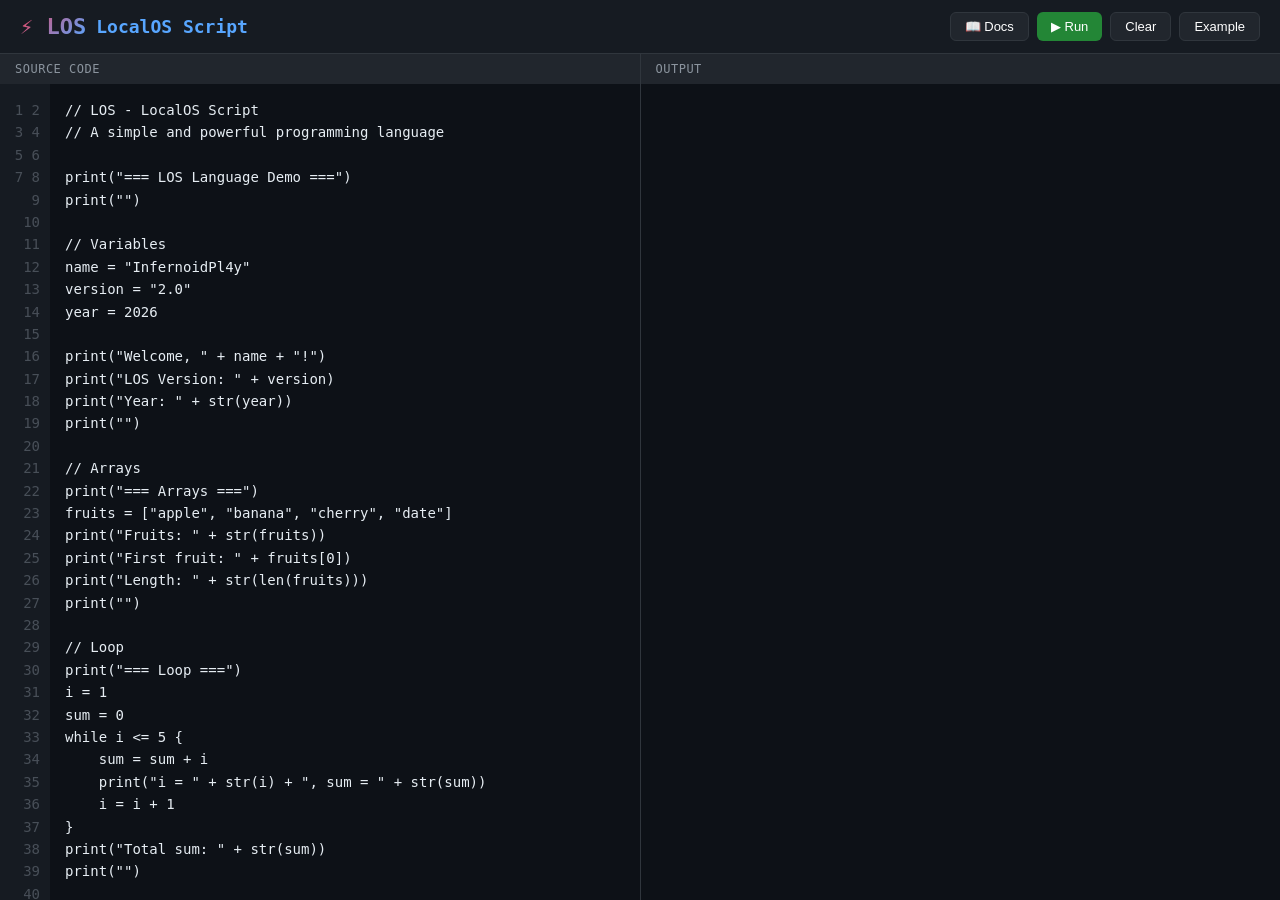
<file: system/programs/los/index.html>
<!DOCTYPE html>
<html lang="en">
<head>
  <meta charset="UTF-8">
  <meta name="viewport" content="width=device-width, initial-scale=1.0">
  <title>LOS Language - LocalOS Script</title>
  <style>
    * { box-sizing: border-box; }
    body {
      margin: 0;
      padding: 0;
      background: #0d1117;
      color: #e6edf3;
      font-family: 'SF Mono', 'Fira Code', 'Consolas', monospace;
      height: 100vh;
      display: flex;
      flex-direction: column;
    }
    .header {
      padding: 12px 20px;
      background: #161b22;
      border-bottom: 1px solid #30363d;
      display: flex;
      justify-content: space-between;
      align-items: center;
    }
    .header h1 {
      margin: 0;
      font-size: 18px;
      display: flex;
      align-items: center;
      gap: 10px;
      color: #58a6ff;
    }
    .header-logo {
      font-size: 22px;
      background: linear-gradient(135deg, #e94560, #58a6ff);
      -webkit-background-clip: text;
      -webkit-text-fill-color: transparent;
    }
    .toolbar {
      display: flex;
      gap: 8px;
    }
    .toolbar button {
      padding: 6px 14px;
      background: #238636;
      border: none;
      border-radius: 6px;
      color: white;
      cursor: pointer;
      font-size: 13px;
      font-weight: 500;
    }
    .toolbar button:hover { background: #2ea043; }
    .toolbar button.secondary {
      background: #21262d;
      border: 1px solid #30363d;
    }
    .toolbar button.secondary:hover { background: #30363d; }
    .main {
      flex: 1;
      display: flex;
      overflow: hidden;
    }
    .editor {
      flex: 1;
      display: flex;
      flex-direction: column;
      border-right: 1px solid #30363d;
    }
    .panel-header {
      padding: 8px 15px;
      background: #21262d;
      font-size: 12px;
      color: #8b949e;
      text-transform: uppercase;
      letter-spacing: 0.5px;
    }
    .code-area {
      flex: 1;
      display: flex;
      background: #0d1117;
    }
    .line-numbers {
      width: 50px;
      background: #161b22;
      padding: 15px 10px;
      text-align: right;
      color: #484f58;
      font-size: 14px;
      line-height: 1.6;
      user-select: none;
      overflow: hidden;
    }
    .code-editor {
      flex: 1;
      background: transparent;
      border: none;
      color: #e6edf3;
      font-family: inherit;
      font-size: 14px;
      line-height: 1.6;
      padding: 15px;
      resize: none;
      outline: none;
      tab-size: 2;
    }
    .output {
      flex: 1;
      display: flex;
      flex-direction: column;
      background: #0d1117;
    }
    .output-content {
      flex: 1;
      padding: 15px;
      font-size: 14px;
      line-height: 1.6;
      overflow-y: auto;
      white-space: pre-wrap;
    }
    .output-line { margin-bottom: 4px; }
    .output-line.error { color: #f85149; }
    .output-line.success { color: #3fb950; }
    .output-line.info { color: #58a6ff; }
    .output-line.warning { color: #d29922; }
    .help-panel {
      display: none;
      position: fixed;
      top: 0;
      left: 0;
      right: 0;
      bottom: 0;
      background: rgba(0,0,0,0.85);
      z-index: 100;
      overflow-y: auto;
    }
    .help-panel.active { display: block; }
    .help-content {
      max-width: 900px;
      margin: 40px auto;
      background: #161b22;
      border: 1px solid #30363d;
      border-radius: 12px;
      padding: 30px;
    }
    .help-content h2 { 
      color: #58a6ff;
      margin-top: 0;
      border-bottom: 1px solid #30363d;
      padding-bottom: 15px;
    }
    .help-section {
      margin-bottom: 25px;
    }
    .help-section h3 {
      color: #e94560;
      font-size: 16px;
    }
    .help-section code {
      background: #0d1117;
      padding: 2px 8px;
      border-radius: 4px;
      font-family: inherit;
      color: #7ee787;
    }
    .help-example {
      background: #0d1117;
      padding: 15px;
      border-radius: 8px;
      font-size: 13px;
      margin: 10px 0;
      border-left: 3px solid #58a6ff;
      white-space: pre-wrap;
    }
    .help-close {
      float: right;
      background: none;
      border: none;
      color: #8b949e;
      font-size: 24px;
      cursor: pointer;
    }
    .help-close:hover { color: #fff; }
  </style>
</head>
<body>
  <div class="header">
    <h1><span class="header-logo">⚡ LOS</span> LocalOS Script</h1>
    <div class="toolbar">
      <button class="secondary" onclick="showHelp()">📖 Docs</button>
      <button onclick="runCode()">▶ Run</button>
      <button class="secondary" onclick="clearOutput()">Clear</button>
      <button class="secondary" onclick="loadExample()">Example</button>
    </div>
  </div>
  
  <div class="main">
    <div class="editor">
      <div class="panel-header">Source Code</div>
      <div class="code-area">
        <div class="line-numbers" id="lineNumbers">1</div>
        <textarea class="code-editor" id="codeEditor" spellcheck="false" oninput="updateLineNumbers()" placeholder="// Write your LOS code here...">// LOS - LocalOS Script
// A simple and powerful programming language

print("=== LOS Language Demo ===")
print("")

// Variables
name = "InfernoidPl4y"
version = "2.0"
year = 2026

print("Welcome, " + name + "!")
print("LOS Version: " + version)
print("Year: " + str(year))
print("")

// Arrays
print("=== Arrays ===")
fruits = ["apple", "banana", "cherry", "date"]
print("Fruits: " + str(fruits))
print("First fruit: " + fruits[0])
print("Length: " + str(len(fruits)))
print("")

// Loop
print("=== Loop ===")
i = 1
sum = 0
while i <= 5 {
    sum = sum + i
    print("i = " + str(i) + ", sum = " + str(sum))
    i = i + 1
}
print("Total sum: " + str(sum))
print("")

// Function
function greet(person, times) {
    i = 0
    while i < times {
        print("Hello, " + person + "!")
        i = i + 1
    }
}

print("=== Functions ===")
greet("World", 3)
print("")

// Conditionals
print("=== Conditionals ===")
score = 85
if score >= 90 {
    print("Grade: A")
} else if score >= 80 {
    print("Grade: B")
} else if score >= 70 {
    print("Grade: C")
} else {
    print("Grade: F")
}

// Math
print("")
print("=== Math ===")
a = 10
b = 3
print("10 + 3 = " + str(a + b))
print("10 - 3 = " + str(a - b))
print("10 * 3 = " + str(a * b))
print("10 / 3 = " + str(a / b))
print("10 % 3 = " + str(a % b))

print("")
print("=== Demo Complete ===")
</textarea>
      </div>
    </div>
    
    <div class="output">
      <div class="panel-header">Output</div>
      <div class="output-content" id="output"></div>
    </div>
  </div>

  <!-- Help Panel -->
  <div class="help-panel" id="helpPanel">
    <div class="help-content">
      <button class="help-close" onclick="showHelp()">×</button>
      <h2>LOS Language Reference</h2>
      
      <div class="help-section">
        <h3>Variables</h3>
        <p>LOS uses dynamic typing. Variables are declared by assignment:</p>
        <div class="help-example">name = "John"
age = 25
isActive = true
numbers = [1, 2, 3, 4, 5]</div>
      </div>
      
      <div class="help-section">
        <h3>Data Types</h3>
        <p>LOS supports: strings, numbers, booleans, arrays</p>
        <div class="help-example">text = "Hello"       // String
num = 42            // Number
pi = 3.14159       // Float
flag = true        // Boolean
items = [1, 2, 3]  // Array</div>
      </div>
      
      <div class="help-section">
        <h3>Operators</h3>
        <p><code>Math:</code> <code>+</code> <code>-</code> <code>*</code> <code>/</code> <code>%</code></p>
        <p><code>Comparison:</code> <code>==</code> <code>!=</code> <code><</code> <code>></code> <code><=</code> <code>>=</code></p>
        <p><code>Logical:</code> <code>and</code> <code>or</code> <code>not</code></p>
        <p><code>String:</code> <code>+</code> concatenates, <code>str()</code> converts to string</p>
      </div>
      
      <div class="help-section">
        <h3>Print</h3>
        <div class="help-example">print("Hello World")
print("Value: " + str(variable))
print(42)</div>
      </div>
      
      <div class="help-section">
        <h3>Conditionals</h3>
        <div class="help-example">if age >= 18 {
    print("Adult")
} else if age >= 13 {
    print("Teen")
} else {
    print("Child")
}</div>
      </div>
      
      <div class="help-section">
        <h3>Loops</h3>
        <div class="help-example">// While loop
i = 1
while i <= 10 {
    print(i)
    i = i + 1
}</div>
      </div>
      
      <div class="help-section">
        <h3>Functions</h3>
        <div class="help-example">function add(a, b) {
    return a + b
}

result = add(5, 3)
print(result)</div>
      </div>
      
      <div class="help-section">
        <h3>Arrays</h3>
        <div class="help-example">fruits = ["apple", "banana", "cherry"]
print(fruits[0])      // First element
print(len(fruits))    // Length
fruits[] = "orange"   // Add element</div>
      </div>
      
      <div class="help-section">
        <h3>Built-in Functions</h3>
        <p><code>print(val)</code> - Print value</p>
        <p><code>len(arr)</code> - Array length</p>
        <p><code>str(num)</code> - Convert to string</p>
        <p><code>num(str)</code> - Convert to number</p>
        <p><code>rand(min, max)</code> - Random number</p>
        <p><code>input(prompt)</code> - Get user input (prompt)</p>
        <p><code>time()</code> - Current timestamp</p>
        <p><code>exit()</code> - Exit program</p>
        <p><code>cls()</code> - Clear output</p>
      </div>
    </div>
  </div>

  <script>
    class LOSInterpreter {
      constructor() {
        this.variables = {};
        this.functions = {};
        this.output = [];
        this.programCounter = 0;
      }

      print(val, type = '') {
        this.output.push({ text: String(val), type });
      }

      error(msg) {
        this.output.push({ text: 'Error: ' + msg, type: 'error' });
        throw new Error(msg);
      }

      getVar(name) {
        if (!(name in this.variables)) {
          this.error(`Variable '${name}' not defined`);
        }
        return this.variables[name];
      }

      setVar(name, value) {
        this.variables[name] = value;
      }

      evaluate(expr) {
        if (typeof expr !== 'string') return expr;
        expr = expr.trim();
        
        if (expr === '') return '';
        
        // String
        if ((expr.startsWith('"') && expr.endsWith('"')) || 
            (expr.startsWith("'") && expr.endsWith("'"))) {
          return expr.slice(1, -1);
        }
        
        // Number
        if (!isNaN(expr) && expr !== '') {
          return parseFloat(expr);
        }
        
        // Boolean
        if (expr === 'true') return true;
        if (expr === 'false') return false;
        
        // Array
        if (expr.startsWith('[') && expr.endsWith(']')) {
          const content = expr.slice(1, -1).trim();
          if (content === '') return [];
          const items = this.parseArrayItems(content);
          return items.map(item => this.evaluate(item));
        }
        
        // Variable
        if (/^[a-zA-Z_][a-zA-Z0-9_]*$/.test(expr)) {
          return this.getVar(expr);
        }
        
        return this.evalExpression(expr);
      }

      parseArrayItems(content) {
        const items = [];
        let current = '';
        let depth = 0;
        let inString = false;
        let stringChar = '';
        
        for (let i = 0; i < content.length; i++) {
          const char = content[i];
          
          if (!inString && (char === '"' || char === "'")) {
            inString = true;
            stringChar = char;
            current += char;
          } else if (inString && char === stringChar && content[i-1] !== '\\') {
            inString = false;
            current += char;
          } else if (!inString && char === '[') {
            depth++;
            current += char;
          } else if (!inString && char === ']') {
            depth--;
            current += char;
          } else if (!inString && char === ',' && depth === 0) {
            items.push(current.trim());
            current = '';
          } else {
            current += char;
          }
        }
        if (current.trim()) items.push(current.trim());
        
        return items;
      }

      evalExpression(expr) {
        // Handle string concatenation
        if (expr.includes('+') && !expr.match(/^[\d\s\+\-\*\/\%\.]+$/)) {
          const parts = expr.split('+');
          if (parts.length > 1) {
            return parts.map(p => {
              p = p.trim();
              if ((p.startsWith('"') && p.endsWith('"')) || (p.startsWith("'") && p.endsWith("'"))) return p.slice(1, -1);
              if (!isNaN(p) && p !== '') return p;
              try { return this.getVar(p); } catch { return p; }
            }).join('');
          }
        }

        // Parentheses
        if (expr.includes('(') && expr.includes(')')) {
          const match = expr.match(/^(\w+)\s*\((.*)\)$/);
          if (match && !this.functions[match[1]]) {
            return this.callBuiltIn(match[1], match[2]);
          }
        }

        // Operators
        const operators = [
          ['==', '=='], ['!=', '!='], ['<=', '<='], ['>=', '>='],
          ['<', '<'], ['>', '>'],
          ['+', '+'], ['-', '-'], ['*', '*'], ['/', '/'], ['%', '%']
        ];

        for (const [op, symbol] of operators) {
          const idx = expr.indexOf(op);
          if (idx > 0) {
            const left = expr.slice(0, idx).trim();
            const right = expr.slice(idx + op.length).trim();
            
            if (left && right) {
              try {
                const l = this.evaluate(left);
                const r = this.evaluate(right);
                
                switch (symbol) {
                  case '+': return l + r;
                  case '-': return l - r;
                  case '*': return l * r;
                  case '/': return l / r;
                  case '%': return l % r;
                  case '<': return l < r;
                  case '>': return l > r;
                  case '<=': return l <= r;
                  case '>=': return l >= r;
                  case '==': return l == r;
                  case '!=': return l != r;
                }
              } catch {}
            }
          }
        }

        return expr;
      }

      callBuiltIn(name, args) {
        const evaluatedArgs = args ? args.split(',').map(a => this.evaluate(a.trim())) : [];
        
        switch (name) {
          case 'print':
            this.print(evaluatedArgs[0]);
            return null;
          case 'str':
            return String(evaluatedArgs[0]);
          case 'num':
          case 'int':
            return parseFloat(evaluatedArgs[0]) || 0;
          case 'len':
            const arr = this.getVar(evaluatedArgs[0]);
            return Array.isArray(arr) ? arr.length : String(arr).length;
          case 'rand':
            const min = evaluatedArgs[0] || 0;
            const max = evaluatedArgs[1] || 100;
            return Math.floor(Math.random() * (max - min + 1)) + min;
          case 'time':
            return Date.now();
          case 'exit':
            throw new Error('Program exited');
          case 'cls':
            this.output = [];
            return null;
          default:
            return this.error(`Unknown function: ${name}`);
        }
      }

      run(code) {
        this.output = [];
        this.variables = {};
        this.functions = {};
        
        const lines = code.split('\n');
        let i = 0;
        
        // First pass: register functions
        while (i < lines.length) {
          const line = lines[i].trim();
          if (!line || line.startsWith('//')) { i++; continue; }
          
          if (line.startsWith('function ')) {
            const match = line.match(/function\s+(\w+)\s*\(([^)]*)\)\s*\{/);
            if (match) {
              const name = match[1];
              const params = match[2].split(',').map(p => p.trim()).filter(p => p);
              
              let body = [];
              i++;
              let braceCount = 1;
              
              while (i < lines.length && braceCount > 0) {
                const l = lines[i].trim();
                if (l.includes('{')) braceCount += (l.match(/\{/g) || []).length;
                if (l.includes('}')) braceCount -= (l.match(/\}/g) || []).length;
                
                if (braceCount > 0 && l) body.push(l);
                i++;
              }
              
              this.functions[name] = { params, body };
              i--;
            }
          }
          i++;
        }
        
        // Second pass: execute
        i = 0;
        while (i < lines.length) {
          try {
            const line = lines[i].trim();
            i++;
            
            if (!line || line.startsWith('//')) continue;
            
            // Handle braces
            if (line === '{' || line === '}') continue;
            
            // Function call with assignment
            if (line.includes('=') && !line.includes('==')) {
              const eqIdx = line.indexOf('=');
              const left = line.slice(0, eqIdx).trim();
              const right = line.slice(eqIdx + 1).trim();
              
              // Check for function call
              const funcMatch = right.match(/^(\w+)\s*\((.*)\)$/);
              if (funcMatch && this.functions[funcMatch[1]]) {
                const func = this.functions[funcMatch[1]];
                const args = funcMatch[2] ? funcMatch[2].split(',').map(a => this.evaluate(a.trim())) : [];
                
                const localVars = {};
                func.params.forEach((p, idx) => {
                  localVars[p] = args[idx];
                });
                
                const savedVars = { ...this.variables };
                this.variables = { ...this.variables, ...localVars };
                let retVal = null;
                
                for (const bodyLine of func.body) {
                  if (bodyLine.trim().startsWith('return')) {
                    const ret = bodyLine.replace('return', '').trim();
                    retVal = ret ? this.evaluate(ret) : null;
                    break;
                  }
                  this.executeLine(bodyLine);
                }
                
                this.variables = savedVars;
                this.setVar(left, retVal);
                continue;
              }
              
              // Regular assignment
              const val = this.evaluate(right);
              this.setVar(left, val);
              continue;
            }
            
            // Print
            if (line.startsWith('print(') && line.endsWith(')')) {
              const content = line.slice(6, -1);
              const val = this.evaluate(content);
              this.print(val);
              continue;
            }
            
            // If statement
            if (line.startsWith('if ')) {
              const condition = line.slice(3).replace(' {', '').trim();
              
              let ifBody = [];
              let elseBody = [];
              let braceCount = 0;
              let inElse = false;
              
              while (i < lines.length) {
                const l = lines[i].trim();
                
                if (l === '}' && braceCount === 0) {
                  break;
                }
                
                if (l.startsWith('else {') || l === 'else {') {
                  inElse = true;
                  i++;
                  continue;
                }
                
                if (l.startsWith('else if ')) {
                  break;
                }
                
                if (l.includes('{')) braceCount += (l.match(/\{/g) || []).length;
                if (l.includes('}')) braceCount -= (l.match(/\}/g) || []).length;
                
                if (braceCount >= 0 && l) {
                  if (!inElse) ifBody.push(l);
                  else elseBody.push(l);
                }
                
                i++;
              }
              
              const condVal = this.evaluate(condition);
              
              if (condVal) {
                for (const l of ifBody) {
                  this.executeLine(l);
                }
              } else if (elseBody.length > 0) {
                for (const l of elseBody) {
                  this.executeLine(l);
                }
              }
              continue;
            }
            
            // While loop
            if (line.startsWith('while ')) {
              const condition = line.slice(6).replace(' {', '').trim();
              
              let loopBody = [];
              let braceCount = 0;
              
              i++;
              while (i < lines.length) {
                const l = lines[i].trim();
                
                if (l === '}' && braceCount === 0) {
                  break;
                }
                
                if (l.includes('{')) braceCount += (l.match(/\{/g) || []).length;
                if (l.includes('}')) braceCount -= (l.match(/\}/g) || []).length;
                
                if (braceCount >= 0 && l) loopBody.push(l);
                
                i++;
              }
              
              while (this.evaluate(condition)) {
                for (const l of loopBody) {
                  this.executeLine(l);
                }
              }
              continue;
            }
            
            // Array push
            if (line.includes('[] =')) {
              const match = line.match(/(\w+)\[\]\s*=\s*(.+)/);
              if (match) {
                const arrName = match[1];
                const val = this.evaluate(match[2]);
                const arr = this.getVar(arrName);
                if (Array.isArray(arr)) {
                  arr.push(val);
                  this.setVar(arrName, arr);
                }
                continue;
              }
            }
            
            // Regular line execution
            this.executeLine(line);
            
          } catch (e) {
            if (e.message === 'Program exited') throw e;
            this.output.push({ text: 'Error: ' + e.message, type: 'error' });
          }
        }
        
        return this.output;
      }

      executeLine(line) {
        line = line.trim();
        if (!line || line === '{' || line === '}') return;
        
        // Assignment
        if (line.includes('=') && !line.includes('==')) {
          const eqIdx = line.indexOf('=');
          const left = line.slice(0, eqIdx).trim();
          const right = line.slice(eqIdx + 1).trim();
          const val = this.evaluate(right);
          this.setVar(left, val);
          return;
        }
        
        // Print
        if (line.startsWith('print(') && line.endsWith(')')) {
          const content = line.slice(6, -1);
          const val = this.evaluate(content);
          this.print(val);
          return;
        }
        
        // Function call (no assignment)
        const funcMatch = line.match(/^(\w+)\s*\((.*)\)$/);
        if (funcMatch && this.functions[funcMatch[1]]) {
          const func = this.functions[funcMatch[1]];
          const args = funcMatch[2] ? funcMatch[2].split(',').map(a => this.evaluate(a.trim())) : [];
          
          const localVars = {};
          func.params.forEach((p, idx) => {
            localVars[p] = args[idx];
          });
          
          const savedVars = { ...this.variables };
          this.variables = { ...this.variables, ...localVars };
          
          for (const bodyLine of func.body) {
            if (bodyLine.trim().startsWith('return')) {
              const ret = bodyLine.replace('return', '').trim();
              const retVal = ret ? this.evaluate(ret) : null;
              this.variables = savedVars;
              return retVal;
            }
            this.executeLine(bodyLine);
          }
          
          this.variables = savedVars;
          return;
        }
        
        // Built-in calls
        if (line.startsWith('print(')) {
          this.callBuiltIn('print', line.slice(6, -1));
          return;
        }
      }
    }

    function runCode() {
      const code = document.getElementById('codeEditor').value;
      const output = document.getElementById('output');
      
      output.innerHTML = '';
      
      try {
        const los = new LOSInterpreter();
        const result = los.run(code);
        
        output.innerHTML = result.map(line => 
          `<div class="output-line ${line.type}">${escapeHtml(line.text)}</div>`
        ).join('');
        
        if (result.length === 0) {
          output.innerHTML = '<div class="output-line" style="color: #8b949e">(No output)</div>';
        }
      } catch (e) {
        if (e.message !== 'Program exited') {
          output.innerHTML += `<div class="output-line error">${escapeHtml(e.message)}</div>`;
        }
      }
    }

    function escapeHtml(text) {
      const div = document.createElement('div');
      div.textContent = text;
      return div.innerHTML;
    }

    function updateLineNumbers() {
      const editor = document.getElementById('codeEditor');
      const lines = editor.value.split('\n').length;
      const numbers = Array.from({ length: lines }, (_, i) => i + 1).join('\n');
      document.getElementById('lineNumbers').textContent = numbers;
    }

    function clearOutput() {
      document.getElementById('output').innerHTML = '';
    }

    function showHelp() {
      document.getElementById('helpPanel').classList.toggle('active');
    }

    function loadExample() {
      const examples = [
        `// FizzBuzz in LOS
print("FizzBuzz Demo:")
i = 1
while i <= 20 {
    if i % 15 == 0 {
        print("FizzBuzz")
    } else if i % 3 == 0 {
        print("Fizz")
    } else if i % 5 == 0 {
        print("Buzz")
    } else {
        print(i)
    }
    i = i + 1
}`,
        `// Array operations
print("Array Demo:")
nums = [5, 3, 8, 1, 9]
print("Original: " + str(nums))

// Find max
max = nums[0]
i = 1
while i < len(nums) {
    if nums[i] > max {
        max = nums[i]
    }
    i = i + 1
}
print("Max: " + str(max))`,
        `// Factorial function
function factorial(n) {
    if n <= 1 {
        return 1
    }
    return n * factorial(n - 1)
}

print("Factorial of 5: " + str(factorial(5)))
print("Factorial of 10: " + str(factorial(10)))`
      ];
      
      const example = examples[Math.floor(Math.random() * examples.length)];
      document.getElementById('codeEditor').value = example;
      updateLineNumbers();
    }

    updateLineNumbers();
  </script>
</body>
</html>
</file>
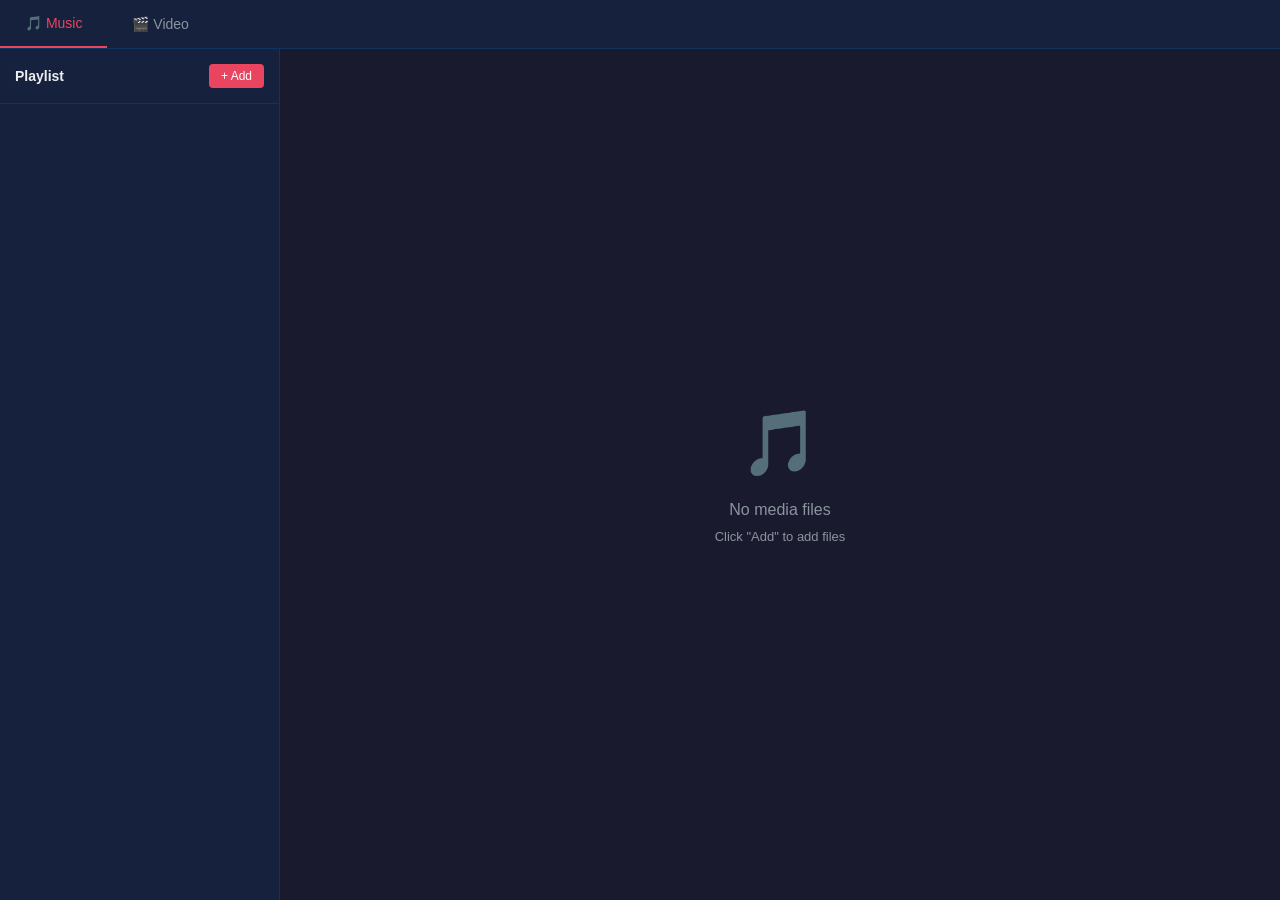
<file: system/programs/media/index.html>
<!DOCTYPE html>
<html lang="en">
<head>
  <meta charset="UTF-8">
  <meta name="viewport" content="width=device-width, initial-scale=1.0">
  <title>Media Player - LocalOS</title>
  <style>
    * { box-sizing: border-box; }
    body {
      margin: 0;
      padding: 0;
      background: #1a1a2e;
      color: #eee;
      font-family: -apple-system, BlinkMacSystemFont, 'Segoe UI', sans-serif;
      height: 100vh;
      display: flex;
      flex-direction: column;
    }
    .tabs {
      display: flex;
      background: #16213e;
      border-bottom: 1px solid #0f3460;
    }
    .tab {
      padding: 15px 25px;
      background: transparent;
      border: none;
      color: #8b949e;
      cursor: pointer;
      font-size: 14px;
    }
    .tab.active {
      color: #e94560;
      border-bottom: 2px solid #e94560;
    }
    .main {
      flex: 1;
      display: flex;
      overflow: hidden;
    }
    .playlist {
      width: 280px;
      background: #16213e;
      border-right: 1px solid #0f3460;
      display: flex;
      flex-direction: column;
    }
    .playlist-header {
      padding: 15px;
      border-bottom: 1px solid #0f3460;
      display: flex;
      justify-content: space-between;
      align-items: center;
    }
    .playlist-header h3 { margin: 0; font-size: 14px; }
    .playlist-add {
      background: #e94560;
      border: none;
      color: white;
      padding: 5px 12px;
      border-radius: 4px;
      cursor: pointer;
      font-size: 12px;
    }
    .playlist-items {
      flex: 1;
      overflow-y: auto;
    }
    .playlist-item {
      padding: 12px 15px;
      cursor: pointer;
      display: flex;
      align-items: center;
      gap: 10px;
      border-bottom: 1px solid #0f3460;
    }
    .playlist-item:hover { background: #0f3460; }
    .playlist-item.active {
      background: #e94560;
    }
    .playlist-item-icon {
      font-size: 20px;
    }
    .playlist-item-info {
      flex: 1;
      overflow: hidden;
    }
    .playlist-item-title {
      font-size: 13px;
      white-space: nowrap;
      overflow: hidden;
      text-overflow: ellipsis;
    }
    .playlist-item-duration {
      font-size: 11px;
      color: #8b949e;
    }
    .player-area {
      flex: 1;
      display: flex;
      flex-direction: column;
      align-items: center;
      justify-content: center;
      padding: 20px;
    }
    .video-container {
      width: 100%;
      max-width: 800px;
      aspect-ratio: 16/9;
      background: #000;
      border-radius: 8px;
      overflow: hidden;
      margin-bottom: 20px;
    }
    .video-container video {
      width: 100%;
      height: 100%;
    }
    .audio-visual {
      width: 200px;
      height: 200px;
      background: linear-gradient(135deg, #e94560, #0f3460);
      border-radius: 50%;
      display: flex;
      align-items: center;
      justify-content: center;
      font-size: 80px;
      margin-bottom: 20px;
      animation: pulse 2s infinite;
    }
    @keyframes pulse {
      0%, 100% { transform: scale(1); }
      50% { transform: scale(1.05); }
    }
    .now-playing {
      text-align: center;
      margin-bottom: 20px;
    }
    .now-playing-title {
      font-size: 24px;
      font-weight: 600;
      margin-bottom: 5px;
    }
    .now-playing-artist {
      color: #8b949e;
    }
    .controls {
      display: flex;
      flex-direction: column;
      align-items: center;
      gap: 15px;
      width: 100%;
      max-width: 600px;
    }
    .progress-bar {
      width: 100%;
      height: 6px;
      background: #0f3460;
      border-radius: 3px;
      cursor: pointer;
      position: relative;
    }
    .progress-fill {
      height: 100%;
      background: #e94560;
      border-radius: 3px;
      width: 0%;
    }
    .progress-time {
      display: flex;
      justify-content: space-between;
      width: 100%;
      font-size: 12px;
      color: #8b949e;
    }
    .buttons {
      display: flex;
      gap: 20px;
      align-items: center;
    }
    .btn {
      background: none;
      border: none;
      color: #eee;
      cursor: pointer;
      font-size: 24px;
      padding: 10px;
      border-radius: 50%;
      transition: background 0.2s;
    }
    .btn:hover { background: #0f3460; }
    .btn-play {
      width: 60px;
      height: 60px;
      background: #e94560;
      font-size: 28px;
      display: flex;
      align-items: center;
      justify-content: center;
    }
    .btn-play:hover { background: #ff6b6b; }
    .volume-control {
      display: flex;
      align-items: center;
      gap: 10px;
    }
    .volume-slider {
      width: 100px;
      height: 4px;
      -webkit-appearance: none;
      background: #0f3460;
      border-radius: 2px;
    }
    .volume-slider::-webkit-slider-thumb {
      -webkit-appearance: none;
      width: 12px;
      height: 12px;
      background: #e94560;
      border-radius: 50%;
      cursor: pointer;
    }
    .empty-state {
      text-align: center;
      padding: 60px;
      color: #8b949e;
    }
    .empty-state-icon {
      font-size: 64px;
      margin-bottom: 20px;
    }
  </style>
</head>
<body>
  <div class="tabs">
    <button class="tab active" onclick="switchTab('music')">🎵 Music</button>
    <button class="tab" onclick="switchTab('video')">🎬 Video</button>
  </div>
  
  <div class="main">
    <div class="playlist">
      <div class="playlist-header">
        <h3>Playlist</h3>
        <button class="playlist-add" onclick="addFiles()">+ Add</button>
      </div>
      <div class="playlist-items" id="playlist"></div>
    </div>
    
    <div class="player-area" id="playerArea">
      <div class="empty-state">
        <div class="empty-state-icon">🎵</div>
        <div>No media files</div>
        <div style="margin-top:10px;font-size:13px;">Click "Add" to add files</div>
      </div>
    </div>
  </div>

  <script>
    let currentType = 'music';
    let playlist = [];
    let currentIndex = -1;
    let isPlaying = false;
    let audio = null;
    let video = null;

    function switchTab(type) {
      currentType = type;
      document.querySelectorAll('.tab').forEach(t => t.classList.remove('active'));
      event.target.classList.add('active');
      renderPlayer();
    }

    function addFiles() {
      const input = document.createElement('input');
      input.type = 'file';
      input.multiple = true;
      input.accept = currentType === 'music' ? 'audio/*' : 'video/*';
      input.onchange = () => {
        for (const file of input.files) {
          playlist.push({
            name: file.name,
            url: URL.createObjectURL(file),
            type: currentType
          });
        }
        renderPlaylist();
        if (playlist.length === 1) {
          playIndex(0);
        }
      };
      input.click();
    }

    function renderPlaylist() {
      const container = document.getElementById('playlist');
      container.innerHTML = playlist.map((item, i) => `
        <div class="playlist-item ${i === currentIndex ? 'active' : ''}" onclick="playIndex(${i})">
          <span class="playlist-item-icon">${item.type === 'music' ? '🎵' : '🎬'}</span>
          <div class="playlist-item-info">
            <div class="playlist-item-title">${item.name}</div>
          </div>
          <button onclick="event.stopPropagation();removeFromPlaylist(${i})" style="background:none;border:none;color:#8b949e;cursor:pointer;">×</button>
        </div>
      `).join('');
    }

    function renderPlayer() {
      const container = document.getElementById('playerArea');
      
      if (playlist.length === 0) {
        container.innerHTML = `
          <div class="empty-state">
            <div class="empty-state-icon">${currentType === 'music' ? '🎵' : '🎬'}</div>
            <div>No media files</div>
            <div style="margin-top:10px;font-size:13px;">Click "Add" to add files</div>
          </div>
        `;
        return;
      }

      if (currentType === 'music') {
        container.innerHTML = `
          <div class="audio-visual" id="visual">🎵</div>
          <div class="now-playing">
            <div class="now-playing-title" id="title">${playlist[currentIndex]?.name || 'No track'}</div>
            <div class="now-playing-artist">LocalOS Media Player</div>
          </div>
          <div class="controls">
            <div class="progress-bar" onclick="seek(event)">
              <div class="progress-fill" id="progress"></div>
            </div>
            <div class="progress-time">
              <span id="currentTime">0:00</span>
              <span id="duration">0:00</span>
            </div>
            <div class="buttons">
              <button class="btn" onclick="prev()">⏮</button>
              <button class="btn btn-play" id="playBtn" onclick="togglePlay()">▶</button>
              <button class="btn" onclick="next()">⏭</button>
            </div>
            <div class="volume-control">
              <span>🔊</span>
              <input type="range" class="volume-slider" min="0" max="1" step="0.1" value="1" onchange="setVolume(this.value)">
            </div>
          </div>
        `;
      } else {
        container.innerHTML = `
          <div class="video-container">
            <video id="videoPlayer" onended="next()"></video>
          </div>
          <div class="now-playing">
            <div class="now-playing-title" id="title">${playlist[currentIndex]?.name || 'No video'}</div>
          </div>
          <div class="controls">
            <div class="progress-bar" onclick="seekVideo(event)">
              <div class="progress-fill" id="progress"></div>
            </div>
            <div class="progress-time">
              <span id="currentTime">0:00</span>
              <span id="duration">0:00</span>
            </div>
            <div class="buttons">
              <button class="btn" onclick="prev()">⏮</button>
              <button class="btn btn-play" id="playBtn" onclick="togglePlay()">▶</button>
              <button class="btn" onclick="next()">⏭</button>
            </div>
          </div>
        `;
      }
    }

    function playIndex(index) {
      currentIndex = index;
      isPlaying = true;
      renderPlaylist();
      renderPlayer();
      
      if (currentType === 'music') {
        if (audio) audio.pause();
        audio = new Audio(playlist[index].url);
        audio.play();
        audio.ontimeupdate = updateProgress;
        audio.onended = next;
      } else {
        const videoEl = document.getElementById('videoPlayer');
        videoEl.src = playlist[index].url;
        videoEl.play();
        videoEl.ontimeupdate = updateVideoProgress;
        videoEl.onended = next;
      }
      
      updatePlayButton();
    }

    function togglePlay() {
      if (currentIndex < 0) return;
      
      isPlaying = !isPlaying;
      
      if (currentType === 'music') {
        if (isPlaying) audio.play();
        else audio.pause();
      } else {
        const v = document.getElementById('videoPlayer');
        if (isPlaying) v.play();
        else v.pause();
      }
      
      updatePlayButton();
    }

    function updatePlayButton() {
      const btn = document.getElementById('playBtn');
      if (btn) btn.textContent = isPlaying ? '⏸' : '▶';
    }

    function updateProgress() {
      if (!audio) return;
      const percent = (audio.currentTime / audio.duration) * 100;
      document.getElementById('progress').style.width = percent + '%';
      document.getElementById('currentTime').textContent = formatTime(audio.currentTime);
      document.getElementById('duration').textContent = formatTime(audio.duration);
    }

    function updateVideoProgress() {
      const v = document.getElementById('videoPlayer');
      if (!v) return;
      const percent = (v.currentTime / v.duration) * 100;
      document.getElementById('progress').style.width = percent + '%';
      document.getElementById('currentTime').textContent = formatTime(v.currentTime);
      document.getElementById('duration').textContent = formatTime(v.duration);
    }

    function seek(e) {
      if (!audio) return;
      const percent = e.offsetX / e.target.offsetWidth;
      audio.currentTime = percent * audio.duration;
    }

    function seekVideo(e) {
      const v = document.getElementById('videoPlayer');
      if (!v) return;
      const percent = e.offsetX / e.target.offsetWidth;
      v.currentTime = percent * v.duration;
    }

    function prev() {
      if (currentIndex > 0) playIndex(currentIndex - 1);
    }

    function next() {
      if (currentIndex < playlist.length - 1) playIndex(currentIndex + 1);
    }

    function setVolume(val) {
      if (audio) audio.volume = val;
      const v = document.getElementById('videoPlayer');
      if (v) v.volume = val;
    }

    function removeFromPlaylist(index) {
      playlist.splice(index, 1);
      if (index < currentIndex) currentIndex--;
      else if (index === currentIndex) {
        if (playlist.length > 0) {
          playIndex(Math.min(currentIndex, playlist.length - 1));
        } else {
          currentIndex = -1;
          if (audio) audio.pause();
          const v = document.getElementById('videoPlayer');
          if (v) v.pause();
          renderPlayer();
        }
      }
      renderPlaylist();
    }

    function formatTime(seconds) {
      if (!seconds || isNaN(seconds)) return '0:00';
      const m = Math.floor(seconds / 60);
      const s = Math.floor(seconds % 60);
      return m + ':' + s.toString().padStart(2, '0');
    }

    renderPlayer();
  </script>
</body>
</html>
</file>
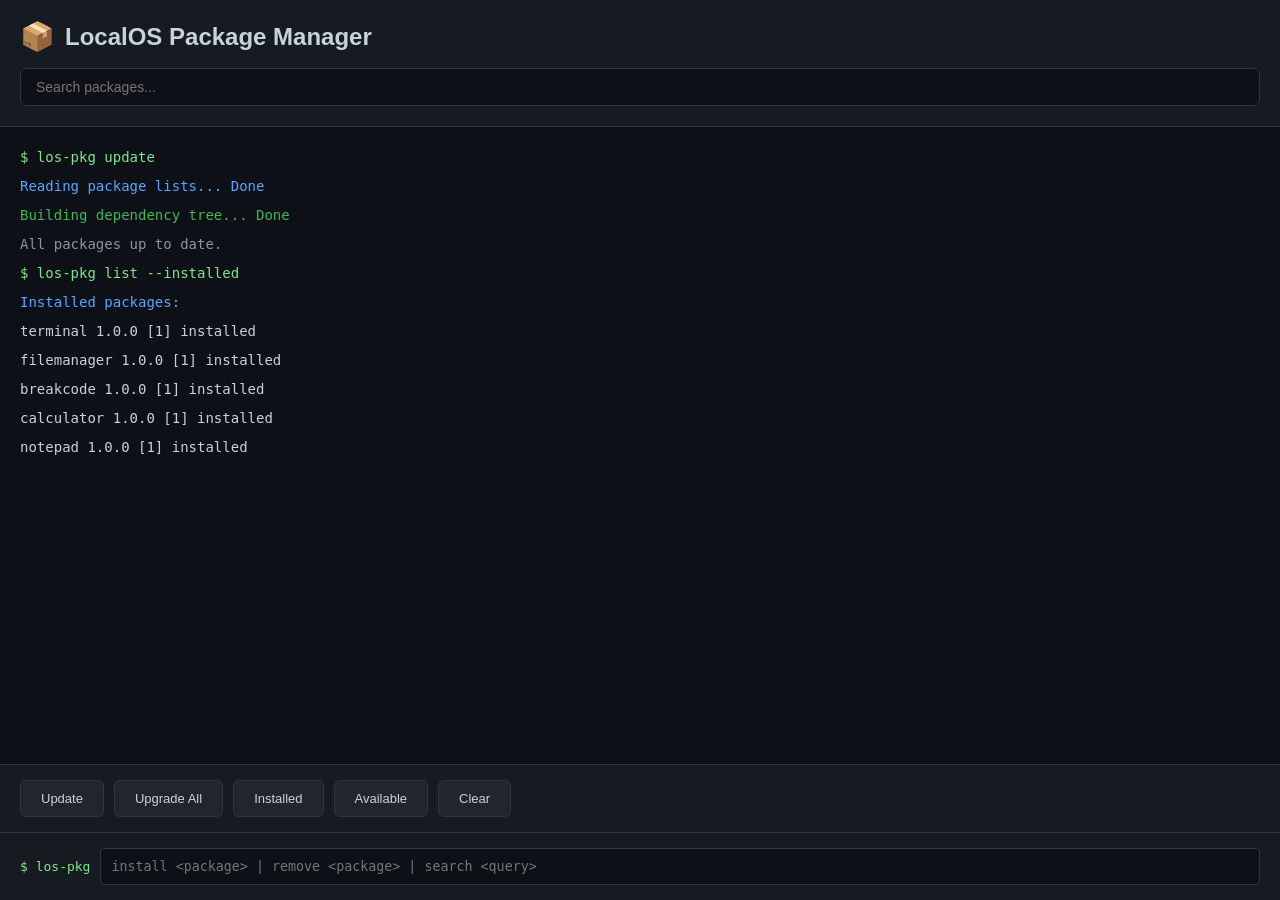
<file: system/programs/packman/index.html>
<!DOCTYPE html>
<html lang="en">
<head>
  <meta charset="UTF-8">
  <meta name="viewport" content="width=device-width, initial-scale=1.0">
  <title>Package Manager - LocalOS</title>
  <style>
    * { box-sizing: border-box; }
    body {
      margin: 0;
      padding: 0;
      background: #0d1117;
      color: #c9d1d9;
      font-family: -apple-system, BlinkMacSystemFont, 'Segoe UI', sans-serif;
      height: 100vh;
      display: flex;
      flex-direction: column;
    }
    .header {
      padding: 20px;
      background: #161b22;
      border-bottom: 1px solid #30363d;
    }
    .header h1 {
      margin: 0;
      font-size: 24px;
      display: flex;
      align-items: center;
      gap: 10px;
    }
    .header-logo {
      font-size: 28px;
    }
    .search-bar {
      display: flex;
      gap: 10px;
      margin-top: 15px;
    }
    .search-bar input {
      flex: 1;
      padding: 10px 15px;
      background: #0d1117;
      border: 1px solid #30363d;
      border-radius: 6px;
      color: #c9d1d9;
      font-size: 14px;
    }
    .terminal-output {
      flex: 1;
      padding: 20px;
      font-family: 'Consolas', 'Monaco', monospace;
      font-size: 14px;
      overflow-y: auto;
      background: #0d1117;
    }
    .terminal-line {
      margin-bottom: 8px;
      line-height: 1.5;
    }
    .terminal-line.cmd { color: #7ee787; }
    .terminal-line.success { color: #3fb950; }
    .terminal-line.error { color: #f85149; }
    .terminal-line.info { color: #58a6ff; }
    .terminal-line.warning { color: #d29922; }
    .terminal-line.dim { color: #8b949e; }
    .toolbar {
      display: flex;
      gap: 10px;
      padding: 15px 20px;
      background: #161b22;
      border-top: 1px solid #30363d;
    }
    .toolbar button {
      padding: 10px 20px;
      background: #21262d;
      border: 1px solid #30363d;
      border-radius: 6px;
      color: #c9d1d9;
      cursor: pointer;
      font-size: 13px;
    }
    .toolbar button:hover { background: #30363d; }
    .toolbar button.primary {
      background: #238636;
      border-color: #238636;
    }
    .toolbar button.primary:hover { background: #2ea043; }
    .input-line {
      display: flex;
      align-items: center;
      gap: 10px;
      padding: 15px 20px;
      background: #161b22;
      border-top: 1px solid #30363d;
    }
    .input-line span {
      color: #7ee787;
      font-family: monospace;
    }
    .input-line input {
      flex: 1;
      padding: 10px;
      background: #0d1117;
      border: 1px solid #30363d;
      border-radius: 4px;
      color: #c9d1d9;
      font-family: monospace;
    }
    .packages-grid {
      display: grid;
      grid-template-columns: repeat(auto-fill, minmax(300px, 1fr));
      gap: 15px;
    }
    .package-card {
      background: #161b22;
      border: 1px solid #30363d;
      border-radius: 8px;
      padding: 15px;
    }
    .package-name {
      font-size: 16px;
      font-weight: 600;
      margin-bottom: 5px;
    }
    .package-version {
      font-size: 12px;
      color: #8b949e;
      margin-bottom: 10px;
    }
    .package-desc {
      font-size: 13px;
      color: #8b949e;
      margin-bottom: 10px;
    }
    .package-status {
      font-size: 12px;
      padding: 4px 8px;
      border-radius: 4px;
      display: inline-block;
    }
    .package-status.installed {
      background: rgba(63, 185, 80, 0.2);
      color: #3fb950;
    }
    .package-status.available {
      background: rgba(88, 166, 255, 0.2);
      color: #58a6ff;
    }
  </style>
</head>
<body>
  <div class="header">
    <h1><span class="header-logo">📦</span> LocalOS Package Manager</h1>
    <div class="search-bar">
      <input type="text" id="searchInput" placeholder="Search packages..." oninput="searchPackages()">
    </div>
  </div>
  
  <div class="terminal-output" id="output">
    <div class="terminal-line cmd">$ los-pkg update</div>
    <div class="terminal-line info">Reading package lists... Done</div>
    <div class="terminal-line success">Building dependency tree... Done</div>
    <div class="terminal-line dim">All packages up to date.</div>
    <div class="terminal-line dim"></div>
    <div class="terminal-line cmd">$ los-pkg list --installed</div>
    <div class="terminal-line info">Installed packages:</div>
    <div class="terminal-line">  terminal      1.0.0    [1] installed</div>
    <div class="terminal-line">  filemanager  1.0.0    [1] installed</div>
    <div class="terminal-line">  breakcode    1.0.0    [1] installed</div>
    <div class="terminal-line">  calculator   1.0.0    [1] installed</div>
    <div class="terminal-line">  notepad      1.0.0    [1] installed</div>
  </div>
  
  <div class="toolbar">
    <button onclick="runCommand('update')">Update</button>
    <button onclick="runCommand('upgrade')">Upgrade All</button>
    <button onclick="showInstalled()">Installed</button>
    <button onclick="showAvailable()">Available</button>
    <button onclick="clearOutput()">Clear</button>
  </div>
  
  <div class="input-line">
    <span>$ los-pkg</span>
    <input type="text" id="commandInput" placeholder="install <package> | remove <package> | search <query>" onkeypress="handleCommand(event)">
  </div>

  <script>
    const packages = [
      { name: 'terminal', version: '1.0.0', desc: 'Terminal emulator', installed: true, repo: 'core' },
      { name: 'filemanager', version: '1.0.0', desc: 'File manager with FTP', installed: true, repo: 'core' },
      { name: 'breakcode', version: '1.0.0', desc: 'Code editor', installed: true, repo: 'core' },
      { name: 'calculator', version: '1.0.0', desc: 'Calculator', installed: true, repo: 'core' },
      { name: 'notepad', version: '1.0.0', desc: 'Text editor', installed: true, repo: 'core' },
      { name: 'media', version: '1.0.0', desc: 'Media player', installed: false, repo: 'core' },
      { name: 'chat', version: '1.0.0', desc: 'Internal chat', installed: false, repo: 'core' },
      { name: 'globalchat', version: '1.0.0', desc: 'Global chat', installed: false, repo: 'core' },
      { name: 'settings', version: '1.0.0', desc: 'System settings', installed: false, repo: 'core' },
      { name: 'appstore', version: '1.0.0', desc: 'App store', installed: false, repo: 'core' },
      { name: 'neofetch', version: '1.0.0', desc: 'System info tool', installed: false, repo: 'community' },
      { name: 'htop', version: '1.0.0', desc: 'Process manager', installed: false, repo: 'community' },
      { name: 'vim', version: '1.0.0', desc: 'Text editor enhanced', installed: false, repo: 'community' },
      { name: 'git-ui', version: '1.0.0', desc: 'Git GUI', installed: false, repo: 'community' },
      { name: 'python3', version: '3.11.0', desc: 'Python runtime', installed: false, repo: 'community' },
      { name: 'nodejs', version: '20.0.0', desc: 'Node.js runtime', installed: false, repo: 'community' }
    ];

    let installedPackages = packages.filter(p => p.installed).map(p => p.name);

    function print(text, type = '') {
      const output = document.getElementById('output');
      const line = document.createElement('div');
      line.className = 'terminal-line ' + type;
      line.textContent = text;
      output.appendChild(line);
      output.scrollTop = output.scrollHeight;
    }

    function handleCommand(e) {
      if (e.key === 'Enter') {
        const input = document.getElementById('commandInput');
        const cmd = input.value.trim();
        input.value = '';
        
        if (!cmd) return;
        
        print('$ los-pkg ' + cmd, 'cmd');
        executeCommand(cmd);
      }
    }

    function executeCommand(cmd) {
      const parts = cmd.split(' ');
      const action = parts[0];
      const pkg = parts[1];

      switch (action) {
        case 'install':
          if (!pkg) {
            print('Usage: install <package>', 'error');
            return;
          }
          installPackage(pkg);
          break;
        case 'remove':
        case 'uninstall':
          if (!pkg) {
            print('Usage: remove <package>', 'error');
            return;
          }
          removePackage(pkg);
          break;
        case 'search':
          if (!pkg) {
            print('Usage: search <query>', 'error');
            return;
          }
          searchPackage(pkg);
          break;
        case 'list':
          if (parts[1] === '--installed') {
            listInstalled();
          } else {
            listAvailable();
          }
          break;
        case 'show':
          if (pkg) {
            showPackage(pkg);
          } else {
            print('Usage: show <package>', 'error');
          }
          break;
        default:
          print(`Unknown command: ${action}`, 'error');
          print('Available: install, remove, search, list, show, update, upgrade', 'dim');
      }
    }

    function installPackage(name) {
      const pkg = packages.find(p => p.name === name);
      if (!pkg) {
        print(`Package '${name}' not found`, 'error');
        return;
      }
      if (pkg.installed) {
        print(`${name} is already installed`, 'warning');
        return;
      }
      
      print(`Installing ${name} (${pkg.version})...`, 'info');
      setTimeout(() => {
        pkg.installed = true;
        installedPackages.push(name);
        print(`${name} installed successfully`, 'success');
      }, 500);
    }

    function removePackage(name) {
      const pkg = packages.find(p => p.name === name);
      if (!pkg) {
        print(`Package '${name}' not found`, 'error');
        return;
      }
      if (!pkg.installed) {
        print(`${name} is not installed`, 'warning');
        return;
      }
      
      print(`Removing ${name}...`, 'info');
      setTimeout(() => {
        pkg.installed = false;
        installedPackages = installedPackages.filter(p => p !== name);
        print(`${name} removed successfully`, 'success');
      }, 500);
    }

    function searchPackage(query) {
      const results = packages.filter(p => 
        p.name.includes(query) || p.desc.toLowerCase().includes(query.toLowerCase())
      );
      
      if (results.length === 0) {
        print(`No packages found matching '${query}'`, 'warning');
        return;
      }
      
      print(`Found ${results.length} packages:`, 'info');
      results.forEach(p => {
        const status = p.installed ? '[installed]' : '[available]';
        print(`  ${p.name}  ${p.version}  ${status}`, p.installed ? 'success' : 'info');
        print(`    ${p.desc}`, 'dim');
      });
    }

    function listInstalled() {
      const installed = packages.filter(p => p.installed);
      print(`Installed packages (${installed.length}):`, 'info');
      installed.forEach(p => {
        print(`  ${p.name}  ${p.version}  [1] installed`, 'success');
      });
    }

    function listAvailable() {
      const available = packages.filter(p => !p.installed);
      print(`Available packages (${available.length}):`, 'info');
      available.forEach(p => {
        print(`  ${p.name}  ${p.version}  [${p.repo}]`, 'info');
      });
    }

    function showPackage(name) {
      const pkg = packages.find(p => p.name === name);
      if (!pkg) {
        print(`Package '${name}' not found`, 'error');
        return;
      }
      
      print(`Package: ${pkg.name}`, 'info');
      print(`Version: ${pkg.version}`, 'info');
      print(`Description: ${pkg.desc}`, 'info');
      print(`Repository: ${pkg.repo}`, 'info');
      print(`Status: ${pkg.installed ? 'installed' : 'available'}`, pkg.installed ? 'success' : 'info');
    }

    function runCommand(cmd) {
      print('$ los-pkg ' + cmd, 'cmd');
      
      switch (cmd) {
        case 'update':
          print('Reading package lists... Done', 'info');
          print('Building dependency tree... Done', 'success');
          print('All packages up to date.', 'dim');
          break;
        case 'upgrade':
          print('Upgrading packages...', 'info');
          print('0 upgraded, 0 newly installed, 0 to remove.', 'success');
          break;
        case 'clear':
          clearOutput();
          break;
      }
    }

    function showInstalled() {
      print('$ los-pkg list --installed', 'cmd');
      listInstalled();
    }

    function showAvailable() {
      print('$ los-pkg list', 'cmd');
      listAvailable();
    }

    function clearOutput() {
      document.getElementById('output').innerHTML = '';
    }

    function searchPackages() {
      const query = document.getElementById('searchInput').value;
      print('$ los-pkg search ' + query, 'cmd');
      
      if (query) {
        searchPackage(query);
      } else {
        listAvailable();
      }
    }
  </script>
</body>
</html>
</file>
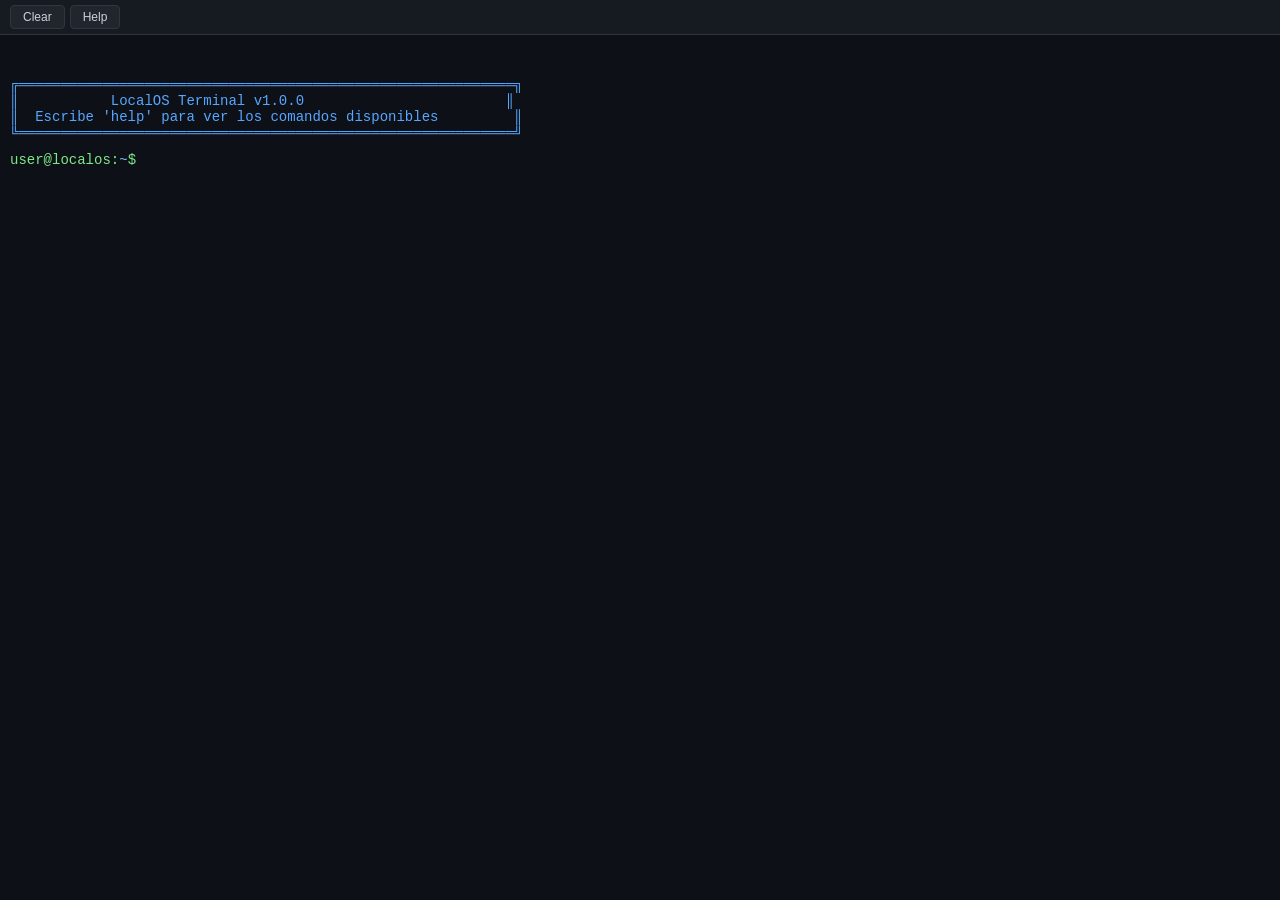
<file: system/programs/terminal/index.html>
<!DOCTYPE html>
<html lang="en">
<head>
  <meta charset="UTF-8">
  <meta name="viewport" content="width=device-width, initial-scale=1.0">
  <title>Terminal - LocalOS</title>
  <style>
    * { box-sizing: border-box; }
    body {
      margin: 0;
      padding: 0;
      background: #0d1117;
      color: #c9d1d9;
      font-family: 'Consolas', 'Monaco', 'Courier New', monospace;
      font-size: 14px;
      height: 100vh;
      display: flex;
      flex-direction: column;
      overflow: hidden;
    }
    .terminal {
      flex: 1;
      padding: 10px;
      overflow-y: auto;
      cursor: text;
    }
    .terminal::-webkit-scrollbar { width: 8px; }
    .terminal::-webkit-scrollbar-track { background: #161b22; }
    .terminal::-webkit-scrollbar-thumb { background: #30363d; border-radius: 4px; }
    .output { white-space: pre-wrap; word-break: break-all; }
    .output .error { color: #f85149; }
    .output .success { color: #3fb950; }
    .output .info { color: #58a6ff; }
    .input-line {
      display: flex;
      align-items: center;
      margin-top: 5px;
    }
    .prompt {
      color: #7ee787;
      margin-right: 8px;
      white-space: nowrap;
    }
    .prompt .user { color: #7ee787; }
    .prompt .path { color: #79c0ff; }
    #command-input {
      flex: 1;
      background: transparent;
      border: none;
      color: #c9d1d9;
      font-family: inherit;
      font-size: inherit;
      outline: none;
      caret-color: #58a6ff;
    }
    .welcome {
      color: #58a6ff;
      margin-bottom: 10px;
    }
    .toolbar {
      display: flex;
      gap: 5px;
      padding: 5px 10px;
      background: #161b22;
      border-bottom: 1px solid #30363d;
    }
    .toolbar button {
      background: #21262d;
      border: 1px solid #30363d;
      color: #c9d1d9;
      padding: 4px 12px;
      border-radius: 4px;
      cursor: pointer;
      font-size: 12px;
    }
    .toolbar button:hover { background: #30363d; }
    .clear-btn { color: #f85149 !important; }
  </style>
</head>
<body>
  <div class="toolbar">
    <button onclick="clearTerminal()">Clear</button>
    <button onclick="showHelp()">Help</button>
  </div>
  <div class="terminal" id="terminal" onclick="document.getElementById('command-input').focus()">
    <div class="output" id="output"></div>
    <div class="input-line">
      <span class="prompt"><span class="user">user@localos</span>:<span class="path">~</span>$</span>
      <input type="text" id="command-input" autocomplete="off" spellcheck="false">
    </div>
  </div>

  <script>
    const output = document.getElementById('output');
    const input = document.getElementById('command-input');
    const terminal = document.getElementById('terminal');
    let commandHistory = [];
    let historyIndex = -1;
    let currentPath = '/home/user';

    const commands = {
      help: 'Mostrar ayuda',
      clear: 'Limpiar terminal',
      echo: 'Imprimir texto',
      date: 'Mostrar fecha y hora',
      whoami: 'Usuario actual',
      pwd: 'Directorio actual',
      ls: 'Listar archivos',
      cat: 'Mostrar contenido de archivo',
      mkdir: 'Crear directorio',
      touch: 'Crear archivo vacío',
      rm: 'Eliminar archivo/directorio',
      cd: 'Cambiar directorio',
      history: 'Historial de comandos',
      neofetch: 'Información del sistema',
      calc: 'Calculadora simple',
      uptime: 'Tiempo de actividad',
      hostname: 'Nombre del host',
      env: 'Variables de entorno'
    };

    function print(text, className = '') {
      const div = document.createElement('div');
      div.className = className;
      div.textContent = text;
      output.appendChild(div);
      terminal.scrollTop = terminal.scrollHeight;
    }

    function printHTML(html) {
      const div = document.createElement('div');
      div.innerHTML = html;
      output.appendChild(div);
      terminal.scrollTop = terminal.scrollHeight;
    }

    function showWelcome() {
      printHTML(`
<div class="welcome">
╔═══════════════════════════════════════════════════════════╗
║           LocalOS Terminal v1.0.0                        ║
║  Escribe 'help' para ver los comandos disponibles         ║
╚═══════════════════════════════════════════════════════════╝
</div>`);
    }

    function showHelp() {
      print('Comandos disponibles:', 'info');
      print('');
      for (const [cmd, desc] of Object.entries(commands)) {
        print(`  ${cmd.padEnd(12)} - ${desc}`);
      }
      print('');
    }

    function clearTerminal() {
      output.innerHTML = '';
    }

    async function executeCommand(cmd) {
      const parts = cmd.trim().split(/\s+/);
      const command = parts[0].toLowerCase();
      const args = parts.slice(1);

      if (!command) return;

      commandHistory.push(cmd);
      historyIndex = commandHistory.length;

      print(`user@localos:${currentPath}$ ${cmd}`);

      switch (command) {
        case 'help':
          showHelp();
          break;
        case 'clear':
          clearTerminal();
          break;
        case 'echo':
          print(args.join(' '));
          break;
        case 'date':
          print(new Date().toString());
          break;
        case 'whoami':
          print('user');
          break;
        case 'pwd':
          print(currentPath);
          break;
        case 'hostname':
          print('localos');
          break;
        case 'uptime':
          const uptime = Math.floor(performance.now() / 1000);
          const hours = Math.floor(uptime / 3600);
          const mins = Math.floor((uptime % 3600) / 60);
          print(`  ${hours}h ${mins}m en LocalOS Terminal`);
          break;
        case 'ls':
          try {
            const response = await fetch('api/ls.php');
            const data = await response.json();
            if (data.files && data.files.length > 0) {
              let output = '';
              data.files.forEach(f => {
                output += f.isDir ? `\x1b[34m${f.name}/\x1b[0m  ` : `${f.name}  `;
              });
              print(output);
            } else {
              print('(vacío)');
            }
          } catch (e) {
            print('Error al listar archivos', 'error');
          }
          break;
        case 'cd':
          if (args.length === 0) {
            currentPath = '/home/user';
          } else {
            currentPath = args[0];
          }
          updatePrompt();
          break;
        case 'cat':
          if (args.length === 0) {
            print('Uso: cat <archivo>', 'error');
          } else {
            try {
              const response = await fetch('api/cat.php?file=' + encodeURIComponent(args[0]));
              const data = await response.json();
              if (data.error) {
                print(data.error, 'error');
              } else {
                print(data.content);
              }
            } catch (e) {
              print('Error al leer archivo', 'error');
            }
          }
          break;
        case 'mkdir':
          if (args.length === 0) {
            print('Uso: mkdir <directorio>', 'error');
          } else {
            try {
              const response = await fetch('api/mkdir.php', {
                method: 'POST',
                headers: {'Content-Type': 'application/json'},
                body: JSON.stringify({dir: args[0]})
              });
              const data = await response.json();
              if (data.error) {
                print(data.error, 'error');
              } else {
                print('Directorio creado', 'success');
              }
            } catch (e) {
              print('Error al crear directorio', 'error');
            }
          }
          break;
        case 'touch':
          if (args.length === 0) {
            print('Uso: touch <archivo>', 'error');
          } else {
            try {
              const response = await fetch('api/touch.php', {
                method: 'POST',
                headers: {'Content-Type': 'application/json'},
                body: JSON.stringify({file: args[0]})
              });
              const data = await response.json();
              if (data.error) {
                print(data.error, 'error');
              } else {
                print('Archivo creado', 'success');
              }
            } catch (e) {
              print('Error al crear archivo', 'error');
            }
          }
          break;
        case 'rm':
          if (args.length === 0) {
            print('Uso: rm <archivo>', 'error');
          } else {
            try {
              const response = await fetch('api/rm.php', {
                method: 'POST',
                headers: {'Content-Type': 'application/json'},
                body: JSON.stringify({target: args[0]})
              });
              const data = await response.json();
              if (data.error) {
                print(data.error, 'error');
              } else {
                print('Eliminado', 'success');
              }
            } catch (e) {
              print('Error al eliminar', 'error');
            }
          }
          break;
        case 'history':
          commandHistory.forEach((c, i) => {
            print(`  ${i + 1}  ${c}`);
          });
          break;
        case 'calc':
          if (args.length === 0) {
            print('Uso: calc <expresión> (ej: calc 2+2)');
          } else {
            try {
              const result = eval(args.join(''));
              print(result.toString());
            } catch (e) {
              print('Expresión inválida', 'error');
            }
          }
          break;
        case 'neofetch':
          printHTML(`
<span style="color:#79c0ff">       _____        </span>     user    <span style="color:#7ee787">user</span>
<span style="color:#79c0ff">      /  __ \\       </span>     --------  
<span style="color:#79c0ff">     |  /  \\ |      </span>     OS      <span style="color:#7ee787">LocalOS</span>
<span style="color:#79c0ff">     |  |  | |      </span>     Kernel  <span style="color:#7ee787">WebOS 1.0</span>
<span style="color:#79c0ff">      \\__/ |_|      </span>     Shell   <span style="color:#7ee787">LocalOS Terminal</span>
<span style="color:#79c0ff">     ____   _       </span>     Theme   <span style="color:#7ee787">Dark</span>
<span style="color:#79c0ff">    |  _ \\ | |      </span>     --------  
<span style="color:#79c0ff">    | | | || |      </span>     
<span style="color:#79c0ff">    | |_| || |___   </span>     
<span style="color:#79c0ff">    |____/ |_____|  </span>     
          `);
          break;
        case 'env':
          print('Variables de entorno:');
          print('  USER=user');
          print('  HOME=/home/user');
          print('  SHELL=localos-term');
          print('  OS=LocalOS');
          break;
        default:
          print(`Comando no encontrado: ${command}. Escribe 'help' para ver disponibles.`, 'error');
      }
    }

    function updatePrompt() {
      const pathEl = document.querySelector('.prompt .path');
      pathEl.textContent = currentPath;
    }

    input.addEventListener('keydown', async (e) => {
      if (e.key === 'Enter') {
        const cmd = input.value;
        input.value = '';
        await executeCommand(cmd);
      } else if (e.key === 'ArrowUp') {
        if (historyIndex > 0) {
          historyIndex--;
          input.value = commandHistory[historyIndex];
        }
        e.preventDefault();
      } else if (e.key === 'ArrowDown') {
        if (historyIndex < commandHistory.length - 1) {
          historyIndex++;
          input.value = commandHistory[historyIndex];
        } else {
          historyIndex = commandHistory.length;
          input.value = '';
        }
        e.preventDefault();
      } else if (e.key === 'Tab') {
        e.preventDefault();
        // Auto-completar simple
        const partial = input.value.split(/\s+/).pop();
        const matches = Object.keys(commands).filter(c => c.startsWith(partial));
        if (matches.length === 1) {
          const parts = input.value.split(/\s+/);
          parts[parts.length - 1] = matches[0];
          input.value = parts.join(' ');
        }
      }
    });

    showWelcome();
    input.focus();
  </script>
</body>
</html>
</file>
